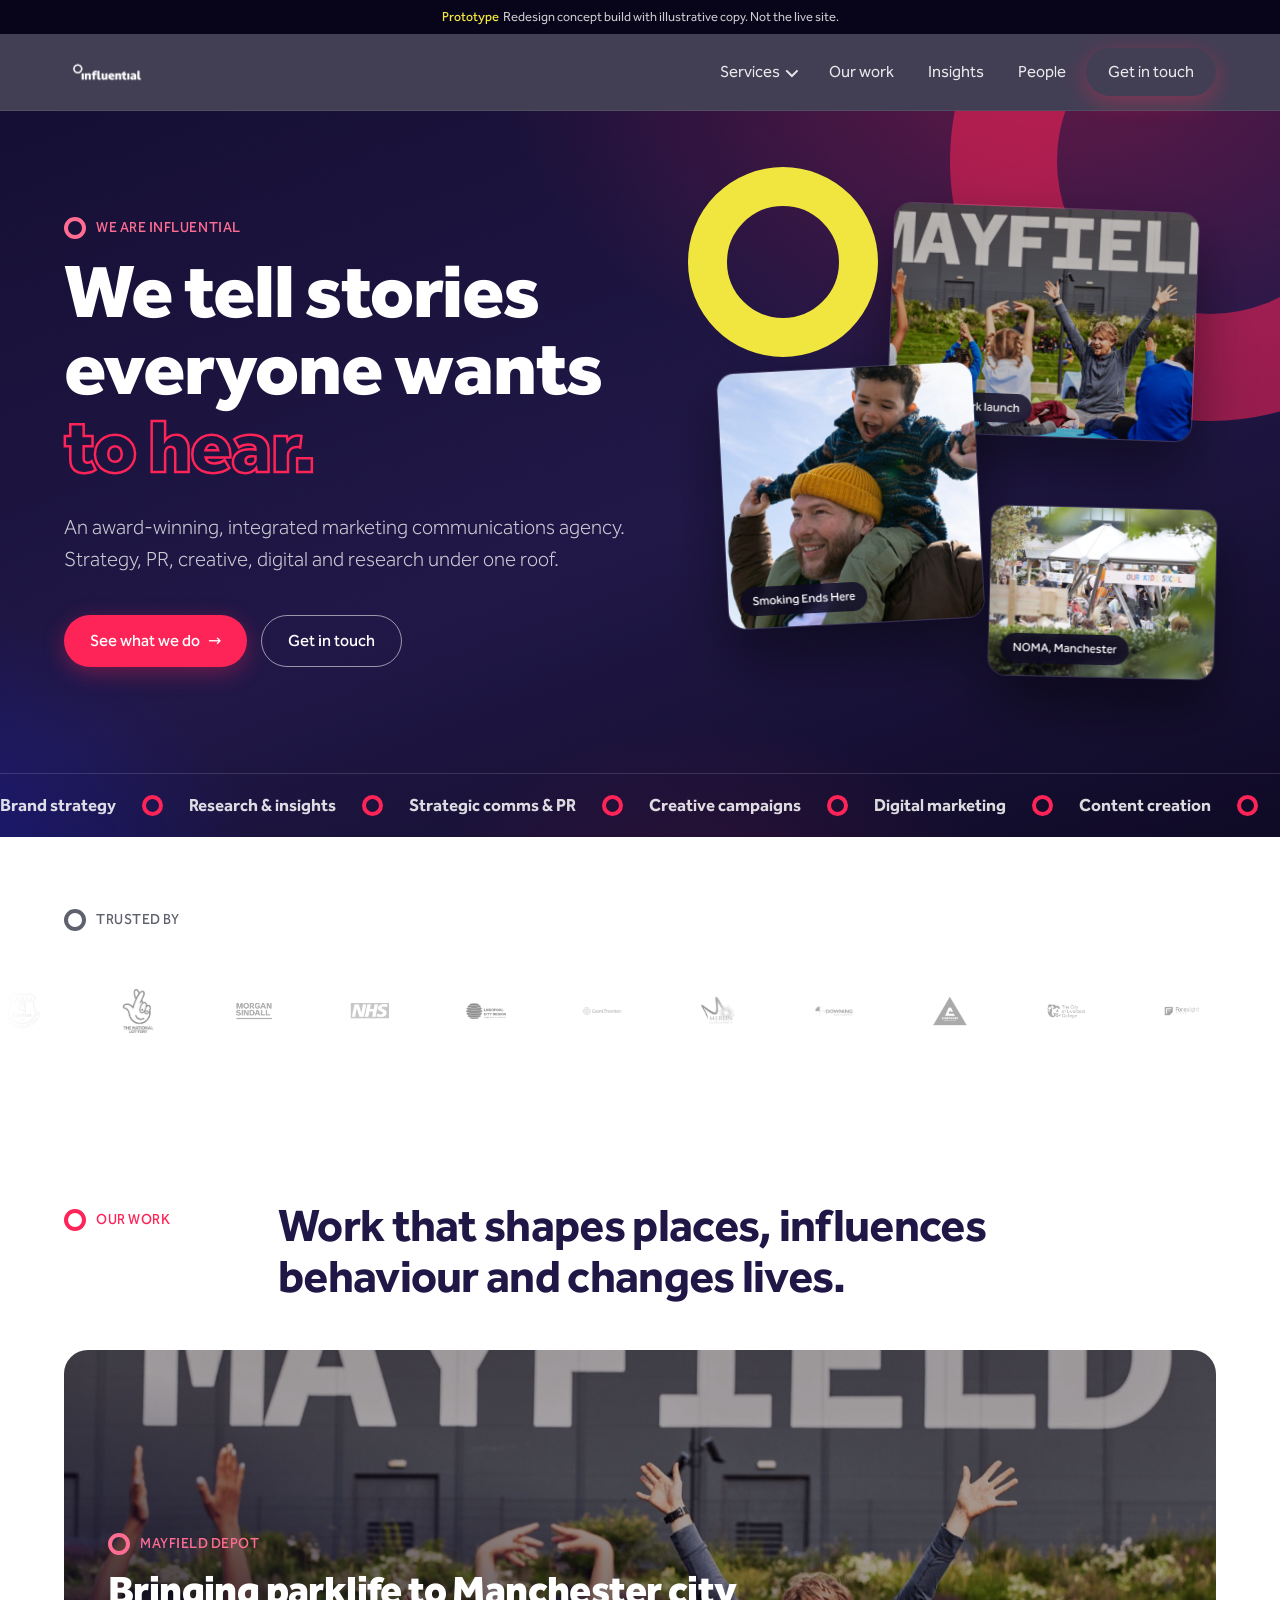
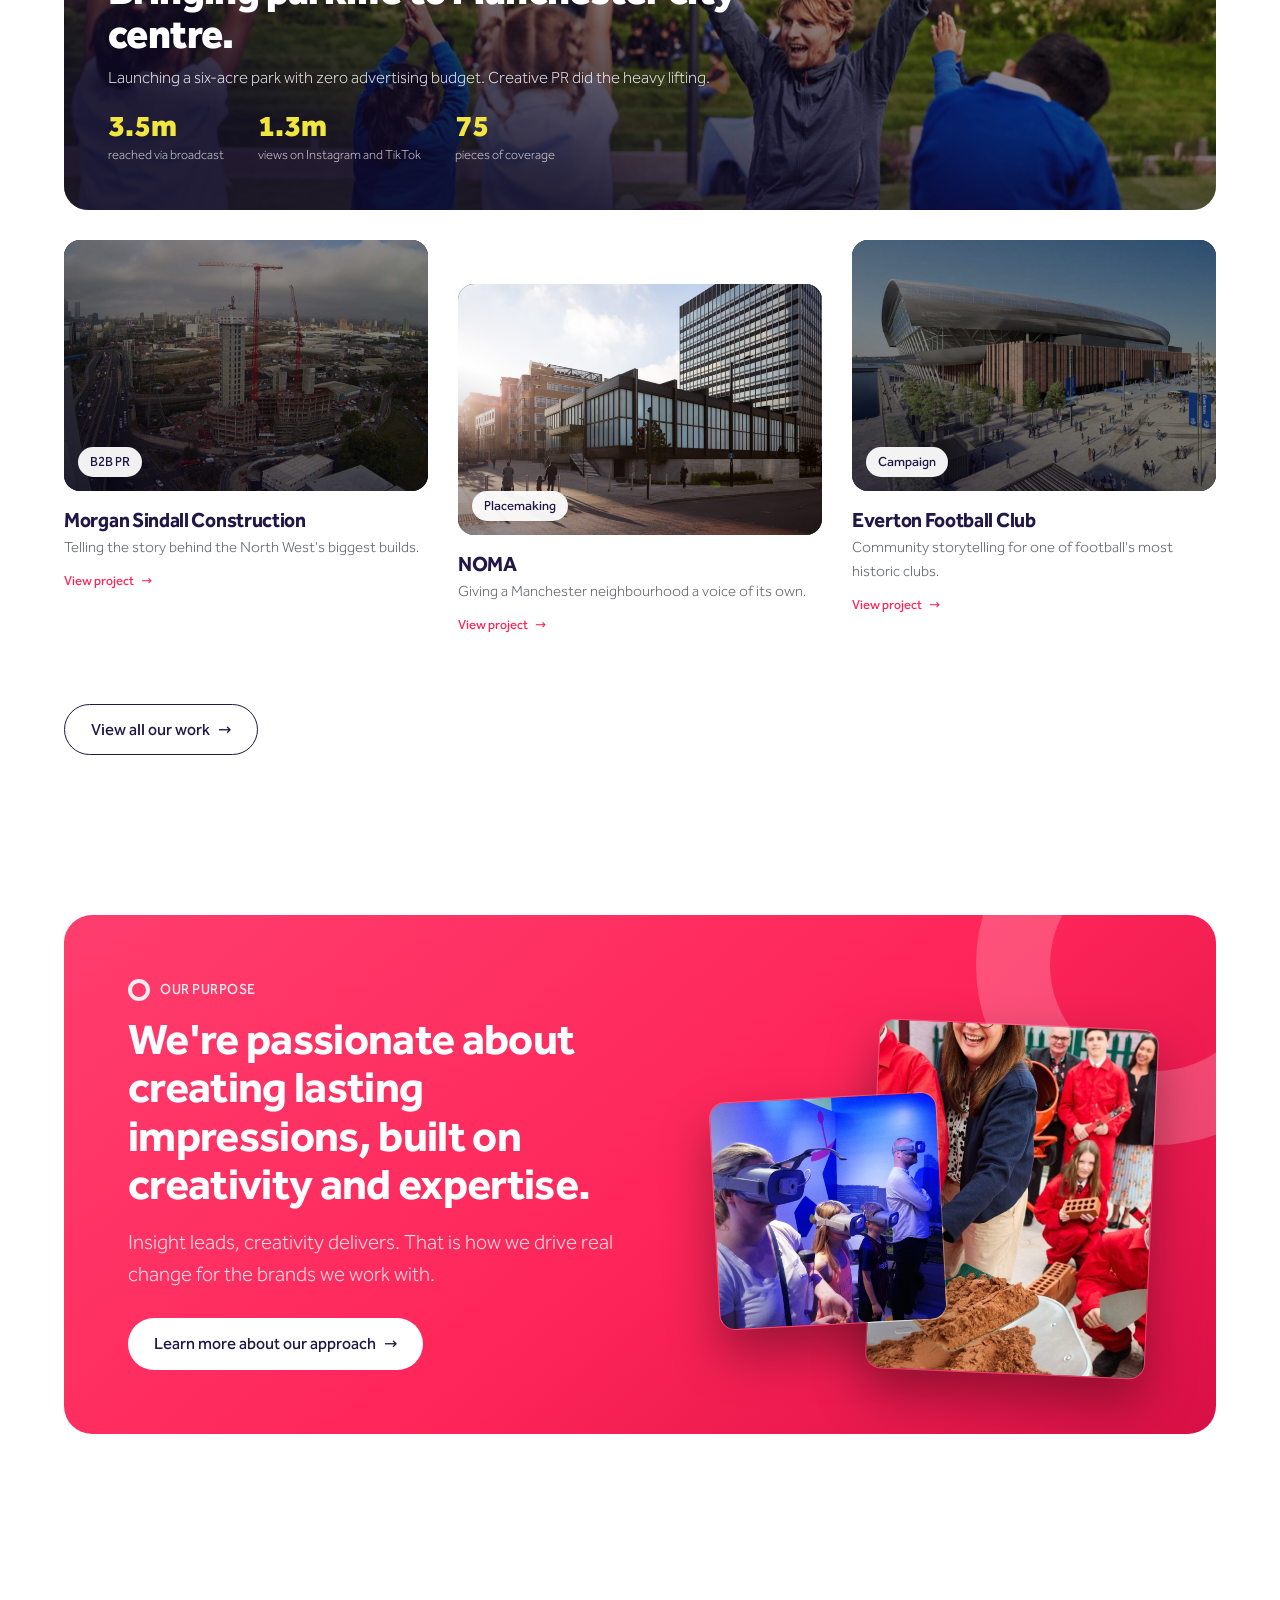
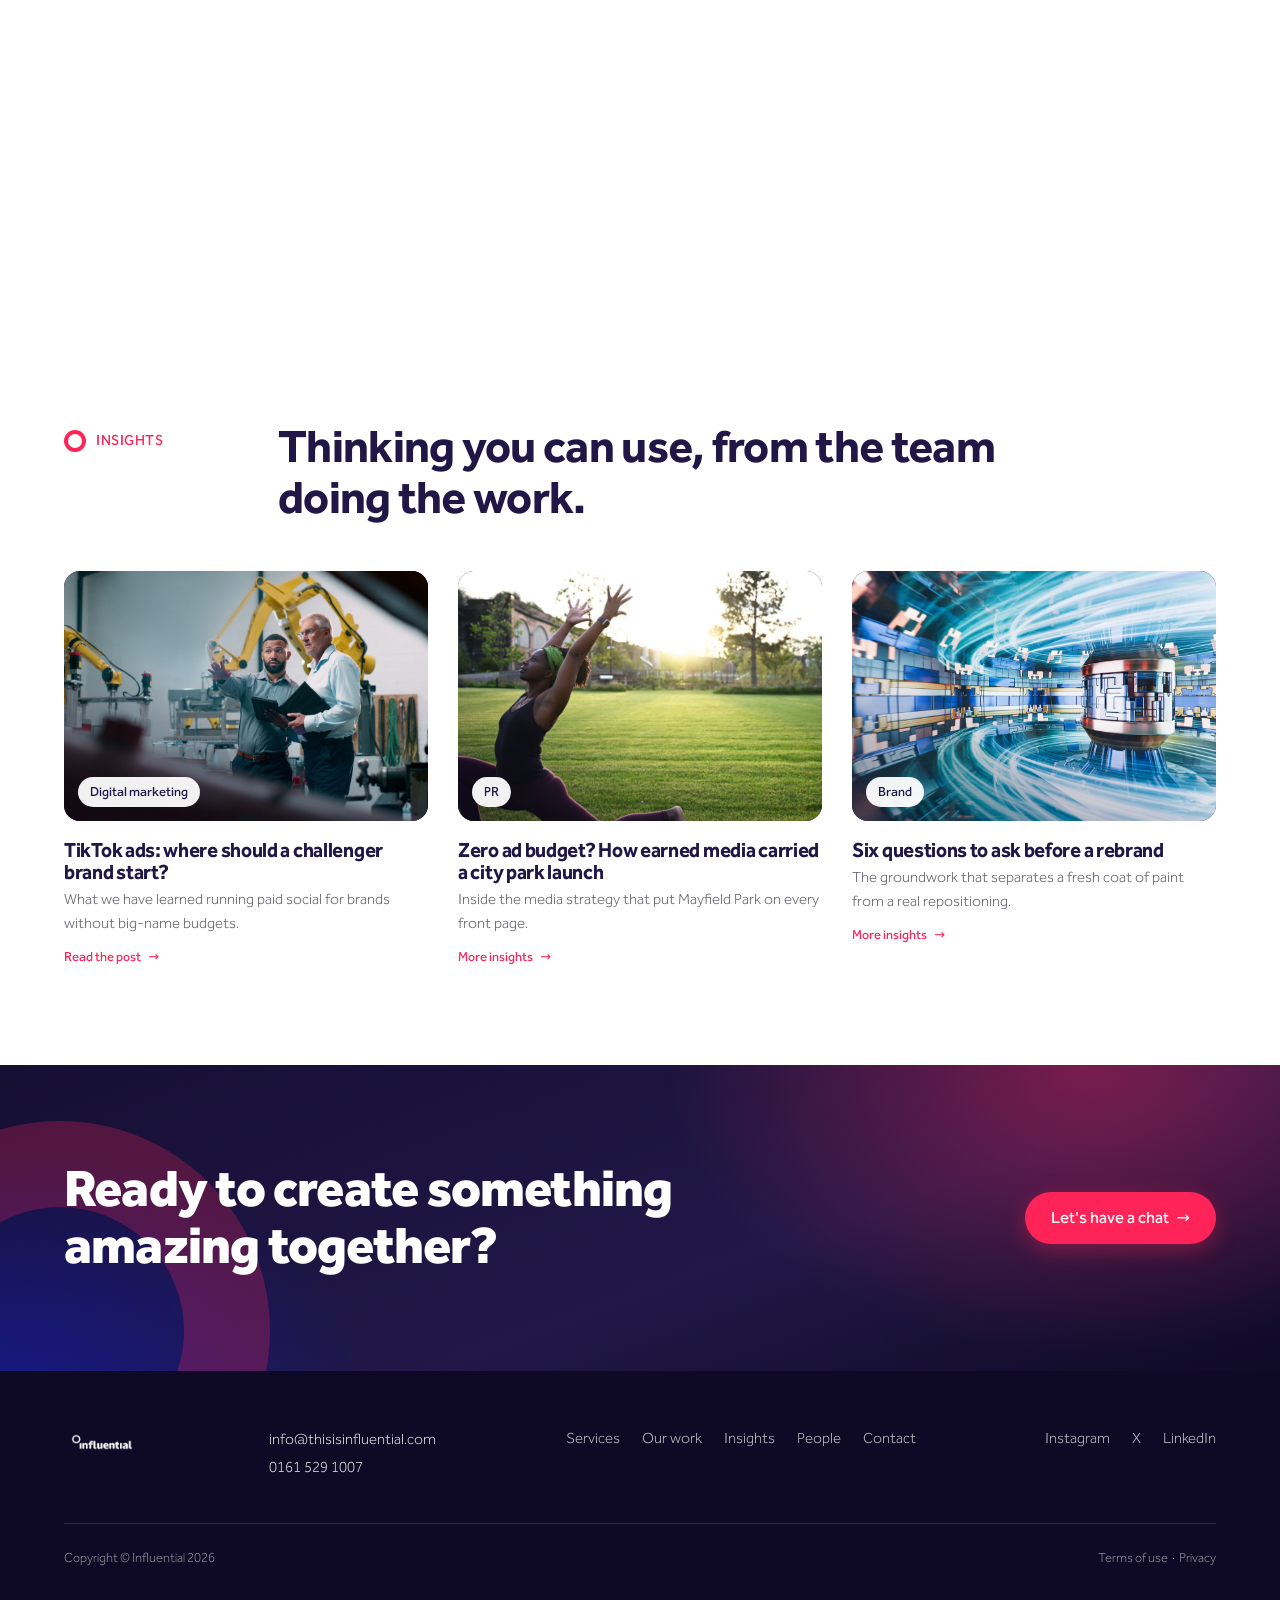
<file: index.html>
<!DOCTYPE html>
<html lang="en-GB">
<head>
<meta charset="UTF-8">
<meta name="viewport" content="width=device-width, initial-scale=1.0">
<title>Influential | Award-winning integrated marketing communications agency</title>
<meta name="description" content="Influential is an award-winning, integrated marketing communications agency. Brand strategy, PR, creative campaigns, digital marketing, research and content under one roof.">
<link rel="stylesheet" href="css/site.css">
</head>
<body>

<div class="proto-note"><b>Prototype</b> &nbsp;Redesign concept build with illustrative copy. Not the live site.</div>

<header class="site-header">
  <div class="bar">
    <a class="logo" href="index.html"><img src="assets/INF_WHT_LOGO_RGB.png" alt="Influential"></a>
    <button class="nav-toggle" aria-label="Menu" aria-expanded="false"><span></span><span></span><span></span></button>
    <nav class="nav" aria-label="Main">
      <div class="has-mega">
        <button aria-expanded="false">Services <span class="caret"></span></button>
        <div class="mega">
          <div class="mega-col" style="--sw:#201747">
            <div class="swatch"></div>
            <h4><a href="services.html#brand">Brand strategy</a></h4>
            <ul><li>Strategy &amp; positioning</li><li>Identity &amp; naming</li><li>Tone of voice</li><li>Toolkits &amp; guidelines</li></ul>
          </div>
          <div class="mega-col" style="--sw:#fe2458">
            <div class="swatch"></div>
            <h4><a href="services.html#research">Research &amp; insights</a></h4>
            <ul><li>Audience research</li><li>Polling &amp; surveys</li><li>Measurement &amp; evaluation</li></ul>
          </div>
          <div class="mega-col" style="--sw:#0b1ee4">
            <div class="swatch"></div>
            <h4><a href="services.html#pr">Strategic comms &amp; PR</a></h4>
            <ul><li>Consumer PR</li><li>B2B PR</li><li>Media relations</li><li>Crisis &amp; reputation management</li></ul>
          </div>
          <div class="mega-col" style="--sw:#ff7d3a">
            <div class="swatch"></div>
            <h4><a href="services.html#campaigns">Creative campaigns</a></h4>
            <ul><li>Campaign strategy</li><li>Integrated campaigns</li><li>Events &amp; activations</li></ul>
          </div>
          <div class="mega-col" style="--sw:#2af22f">
            <div class="swatch"></div>
            <h4><a href="services.html#digital">Digital marketing</a></h4>
            <ul><li>Meta ads</li><li>TikTok ads</li><li>PPC</li><li>SEO</li><li>Email</li></ul>
          </div>
          <div class="mega-col" style="--sw:#f1e63f">
            <div class="swatch"></div>
            <h4><a href="services.html#content">Content creation</a></h4>
            <ul><li>Video &amp; photography</li><li>Social content</li><li>Copywriting</li><li>Design</li></ul>
          </div>
        </div>
      </div>
      <a href="work.html">Our work</a>
      <a href="insights.html">Insights</a>
      <a href="team.html">People</a>
      <a href="contact.html" class="btn btn-red">Get in touch</a>
    </nav>
  </div>
</header>

<main>

  <section class="stage hero" style="padding-top:96px">
    <div class="ring" style="width:520px;height:520px;border-width:107px;border-color:rgba(254,36,88,.55);right:-190px;top:-210px"></div>
    <div class="wrap">
      <div class="hero-grid">
        <div>
          <span class="eyebrow">We are Influential</span>
          <h1 class="display wordup">
            <span class="w" style="animation-delay:.05s">We</span>
            <span class="w" style="animation-delay:.12s">tell</span>
            <span class="w" style="animation-delay:.19s">stories</span><br>
            <span class="w" style="animation-delay:.26s">everyone</span>
            <span class="w" style="animation-delay:.33s">wants</span><br>
            <span class="w outline" style="animation-delay:.42s">to&nbsp;hear.</span>
          </h1>
          <p class="lede">An award-winning, integrated marketing communications agency. Strategy, PR, creative, digital and research under one roof.</p>
          <div class="hero-ctas">
            <a class="btn btn-red" href="services.html">See what we do <span class="arrow">&rarr;</span></a>
            <a class="btn btn-ghost" href="contact.html">Get in touch</a>
          </div>
        </div>
        <div class="photo-cluster" id="cluster" aria-hidden="true">
          <div class="ring-deco"></div>
          <div class="snap snap-a" data-depth="14"><img src="assets/photos/mayfield-hero.jpg" alt=""><span class="cap">Mayfield Park launch</span></div>
          <div class="snap snap-b" data-depth="26"><img src="assets/photos/smoking-ends-here.jpg" alt=""><span class="cap">Smoking Ends Here</span></div>
          <div class="snap snap-c" data-depth="8"><img src="assets/photos/noma-gathering.jpg" alt=""><span class="cap">NOMA, Manchester</span></div>
        </div>
      </div>
    </div>
    <div class="ticker" aria-hidden="true">
      <div class="ticker-track">
        <span>Brand strategy</span><span>Research &amp; insights</span><span>Strategic comms &amp; PR</span><span>Creative campaigns</span><span>Digital marketing</span><span>Content creation</span>
        <span>Brand strategy</span><span>Research &amp; insights</span><span>Strategic comms &amp; PR</span><span>Creative campaigns</span><span>Digital marketing</span><span>Content creation</span>
      </div>
    </div>
  </section>

  <section class="tight">
    <div class="wrap">
      <div class="section-head reveal" style="margin-bottom:36px">
        <span class="eyebrow" style="color:var(--charcoal)">Trusted by</span>
        <div></div>
      </div>
    </div>
    <div class="logo-marquee reveal">
      <div class="logo-track">
        <img src="assets/clients/efc.png" alt="Everton Football Club">
        <img src="assets/clients/national-lottery.png" alt="The National Lottery">
        <img src="assets/clients/morgan-sindall.png" alt="Morgan Sindall">
        <img src="assets/clients/nhs.png" alt="NHS">
        <img src="assets/clients/lcr.png" alt="Liverpool City Region">
        <img src="assets/clients/grant-thornton.png" alt="Grant Thornton">
        <img src="assets/clients/merlin.png" alt="Merlin Entertainments">
        <img src="assets/clients/downing.png" alt="Downing">
        <img src="assets/clients/ainscough.png" alt="Ainscough Crane Hire">
        <img src="assets/clients/col-college.png" alt="City of Liverpool College">
        <img src="assets/clients/foresight.webp" alt="Foresight">
        <img src="assets/clients/routes.png" alt="Routes">
        <img src="assets/clients/lone.png" alt="Lone">
        <img src="assets/clients/efc.png" alt="">
        <img src="assets/clients/national-lottery.png" alt="">
        <img src="assets/clients/morgan-sindall.png" alt="">
        <img src="assets/clients/nhs.png" alt="">
        <img src="assets/clients/lcr.png" alt="">
        <img src="assets/clients/grant-thornton.png" alt="">
        <img src="assets/clients/merlin.png" alt="">
        <img src="assets/clients/downing.png" alt="">
        <img src="assets/clients/ainscough.png" alt="">
        <img src="assets/clients/col-college.png" alt="">
        <img src="assets/clients/foresight.webp" alt="">
        <img src="assets/clients/routes.png" alt="">
        <img src="assets/clients/lone.png" alt="">
      </div>
    </div>
  </section>

  <section>
    <div class="wrap">
      <div class="section-head reveal">
        <span class="eyebrow">Our work</span>
        <h2 class="section-title">Work that shapes places, influences behaviour and changes lives.</h2>
      </div>

      <a class="feature-card reveal" href="case-study-mayfield.html" style="margin-bottom:30px">
        <img src="assets/photos/mayfield-hero.jpg" alt="School children at the opening of Mayfield Park">
        <div class="fc-body">
          <span class="eyebrow" style="color:#ff6d92">Mayfield Depot</span>
          <h3>Bringing parklife to Manchester city centre.</h3>
          <p>Launching a six-acre park with zero advertising budget. Creative PR did the heavy lifting.</p>
          <div class="fc-stats">
            <div><b>3.5m</b><span>reached via broadcast</span></div>
            <div><b>1.3m</b><span>views on Instagram and TikTok</span></div>
            <div><b>75</b><span>pieces of coverage</span></div>
          </div>
        </div>
      </a>

      <div class="cards offset">
        <a class="card reveal" href="work.html">
          <div class="media"><img src="assets/photos/morgan-sindall.jpg" alt=""><span class="tag">B2B PR</span></div>
          <h3>Morgan Sindall Construction</h3>
          <p>Telling the story behind the North West's biggest builds.</p>
          <span class="cat">View project</span>
        </a>
        <a class="card reveal" href="work.html">
          <div class="media"><img src="assets/photos/noma.jpg" alt=""><span class="tag">Placemaking</span></div>
          <h3>NOMA</h3>
          <p>Giving a Manchester neighbourhood a voice of its own.</p>
          <span class="cat">View project</span>
        </a>
        <a class="card reveal" href="work.html">
          <div class="media"><img src="assets/photos/everton.jpg" alt=""><span class="tag">Campaign</span></div>
          <h3>Everton Football Club</h3>
          <p>Community storytelling for one of football's most historic clubs.</p>
          <span class="cat">View project</span>
        </a>
      </div>
      <div class="reveal" style="margin-top:44px">
        <a class="btn btn-ghost" href="work.html">View all our work <span class="arrow">&rarr;</span></a>
      </div>
    </div>
  </section>

  <section class="tight">
    <div class="wrap">
      <div class="band band-red band-grain band-split reveal">
        <div class="ring" style="width:360px;height:360px;border-width:74px;border-color:#fff;right:-120px;top:-130px"></div>
        <div>
          <span class="eyebrow" style="color:rgba(255,255,255,.9)">Our purpose</span>
          <h2>We're passionate about creating lasting impressions, built on creativity and expertise.</h2>
          <p class="lede" style="margin:18px 0 28px">Insight leads, creativity delivers. That is how we drive real change for the brands we work with.</p>
          <a class="btn btn-white" href="services.html">Learn more about our approach <span class="arrow">&rarr;</span></a>
        </div>
        <div class="bs-photos" aria-hidden="true">
          <div class="snap" style="width:64%;aspect-ratio:4/5;right:0;top:0;transform:rotate(2.5deg)"><img src="assets/photos/st-helens.jpg" alt=""></div>
          <div class="snap" style="width:52%;aspect-ratio:1;left:0;bottom:0;transform:rotate(-3deg);z-index:2"><img src="assets/photos/peoples-project.jpg" alt=""></div>
        </div>
      </div>
    </div>
  </section>

  <section>
    <div class="wrap">
      <div class="section-head reveal">
        <span class="eyebrow">What they say</span>
        <figure class="quote">
          <blockquote><span class="qm">&ldquo;</span>Influential are a PR company who know what journalists want and need. Fast, reactive and thorough.<span class="qm">&rdquo;</span></blockquote>
          <figcaption><b>David Collins</b> Northern Editor of The Sunday Times</figcaption>
        </figure>
      </div>
    </div>
  </section>

  <section class="tight" style="padding-bottom:96px">
    <div class="wrap">
      <div class="section-head reveal">
        <span class="eyebrow">Insights</span>
        <h2 class="section-title">Thinking you can use, from the team doing the work.</h2>
      </div>
      <div class="cards">
        <a class="card reveal" href="insight-tiktok-ads.html">
          <div class="media"><img src="assets/photos/stock-digital.jpg" alt=""><span class="tag">Digital marketing</span></div>
          <h3>TikTok ads: where should a challenger brand start?</h3>
          <p>What we have learned running paid social for brands without big-name budgets.</p>
          <span class="cat">Read the post</span>
        </a>
        <a class="card reveal" href="insights.html">
          <div class="media"><img src="assets/photos/mayfield-2.jpg" alt="" loading="lazy"><span class="tag">PR</span></div>
          <h3>Zero ad budget? How earned media carried a city park launch</h3>
          <p>Inside the media strategy that put Mayfield Park on every front page.</p>
          <span class="cat">More insights</span>
        </a>
        <a class="card reveal" href="insights.html">
          <div class="media"><img src="assets/photos/stock-strategy.jpg" alt=""><span class="tag">Brand</span></div>
          <h3>Six questions to ask before a rebrand</h3>
          <p>The groundwork that separates a fresh coat of paint from a real repositioning.</p>
          <span class="cat">More insights</span>
        </a>
      </div>
    </div>
  </section>

  <div class="big-cta">
    <div class="ring" style="width:420px;height:420px;border-width:86px;border-color:var(--red);left:-150px;bottom:-170px"></div>
    <div class="wrap">
      <div class="inner reveal">
        <h2>Ready to create something amazing together?</h2>
        <a class="btn btn-red" href="contact.html">Let's have a chat <span class="arrow">&rarr;</span></a>
      </div>
    </div>
  </div>

</main>

<footer class="site-footer">
  <div class="wrap">
    <div class="top">
      <a class="logo" href="index.html"><img src="assets/INF_WHT_LOGO_RGB.png" alt="Influential"></a>
      <div class="contact">
        <a href="mailto:info@thisisinfluential.com">info@thisisinfluential.com</a>
        <a href="tel:+441615291007">0161 529 1007</a>
      </div>
      <nav aria-label="Footer">
        <a href="services.html">Services</a>
        <a href="work.html">Our work</a>
        <a href="insights.html">Insights</a>
        <a href="team.html">People</a>
        <a href="contact.html">Contact</a>
      </nav>
      <nav aria-label="Social">
        <a href="https://www.instagram.com/thisisinfluential" target="_blank" rel="noopener">Instagram</a>
        <a href="https://x.com/influentialcoms" target="_blank" rel="noopener">X</a>
        <a href="https://www.linkedin.com/company/influential-agency" target="_blank" rel="noopener">LinkedIn</a>
      </nav>
    </div>
    <div class="base">
      <span>Copyright &copy; Influential 2026</span>
      <span><a href="#">Terms of use</a> &nbsp;&middot;&nbsp; <a href="#">Privacy</a></span>
    </div>
  </div>
</footer>

<script src="js/site.js"></script>
</body>
</html>
</file>
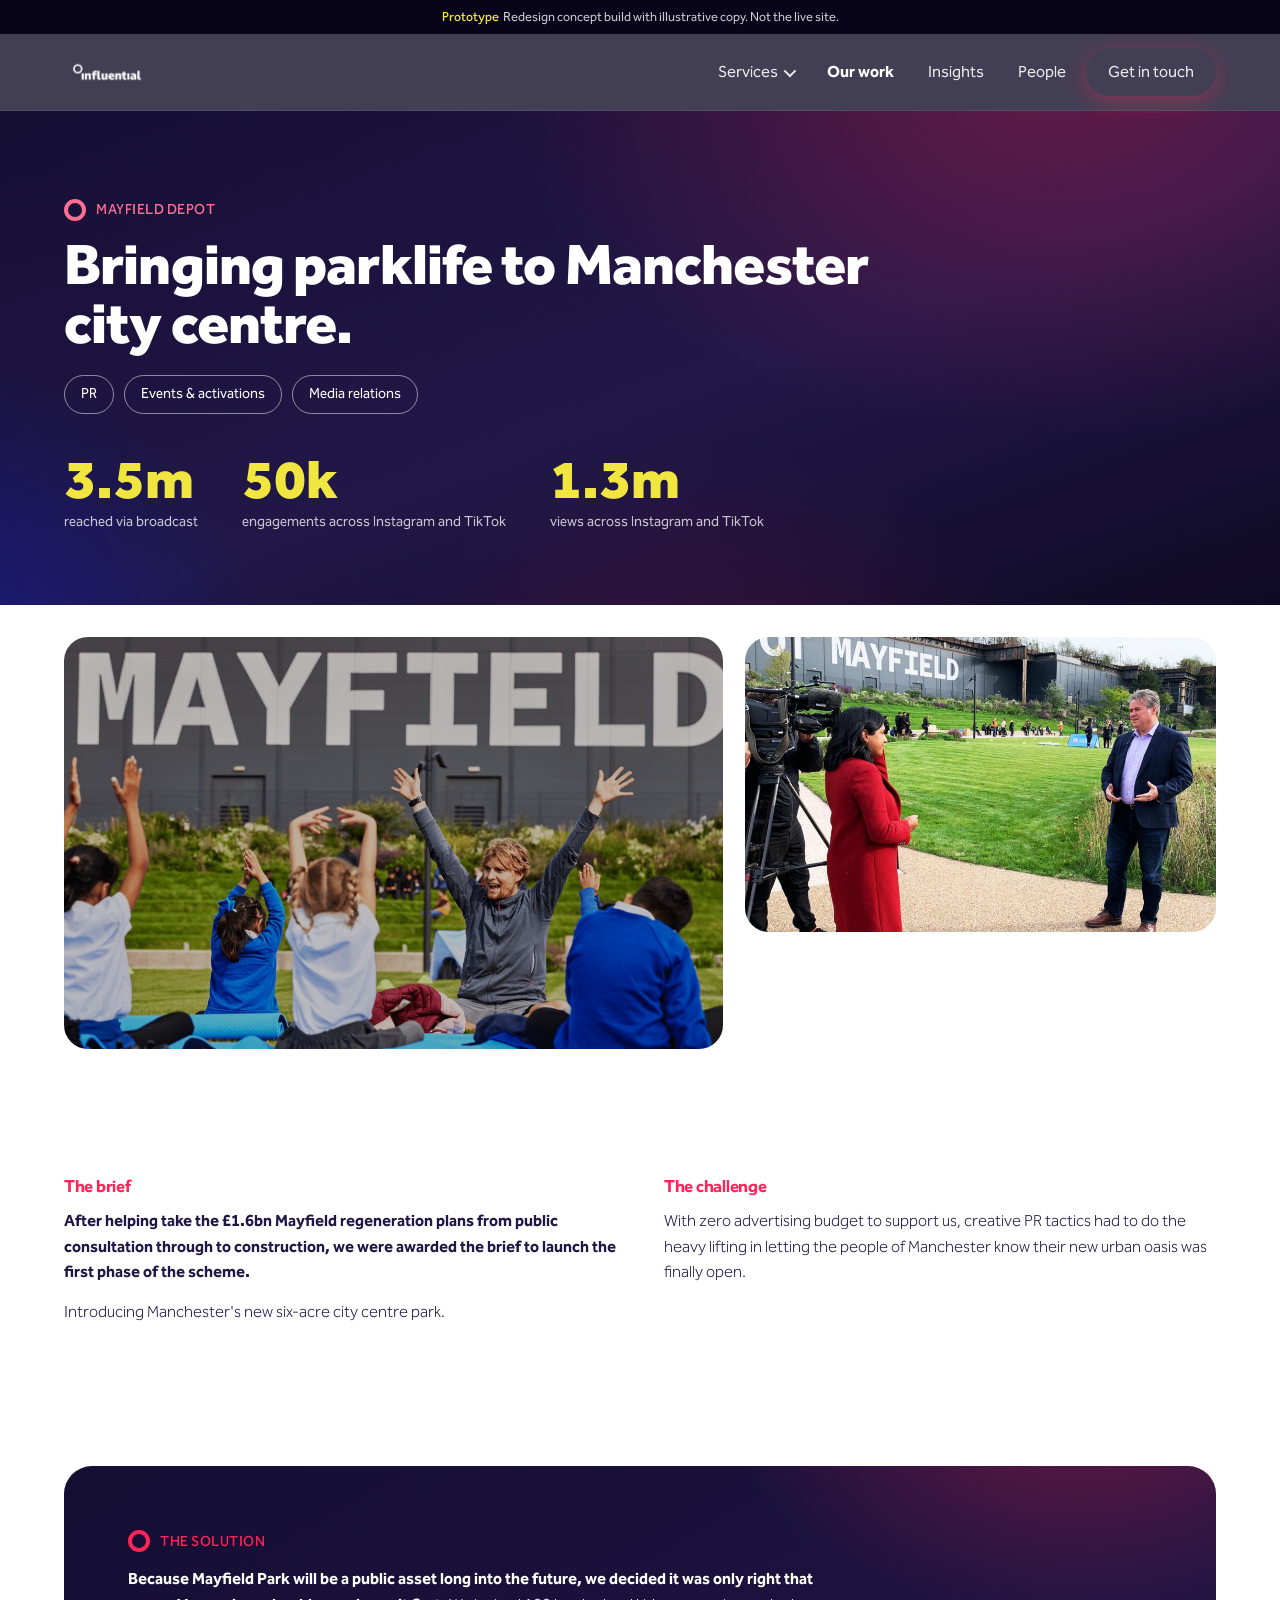
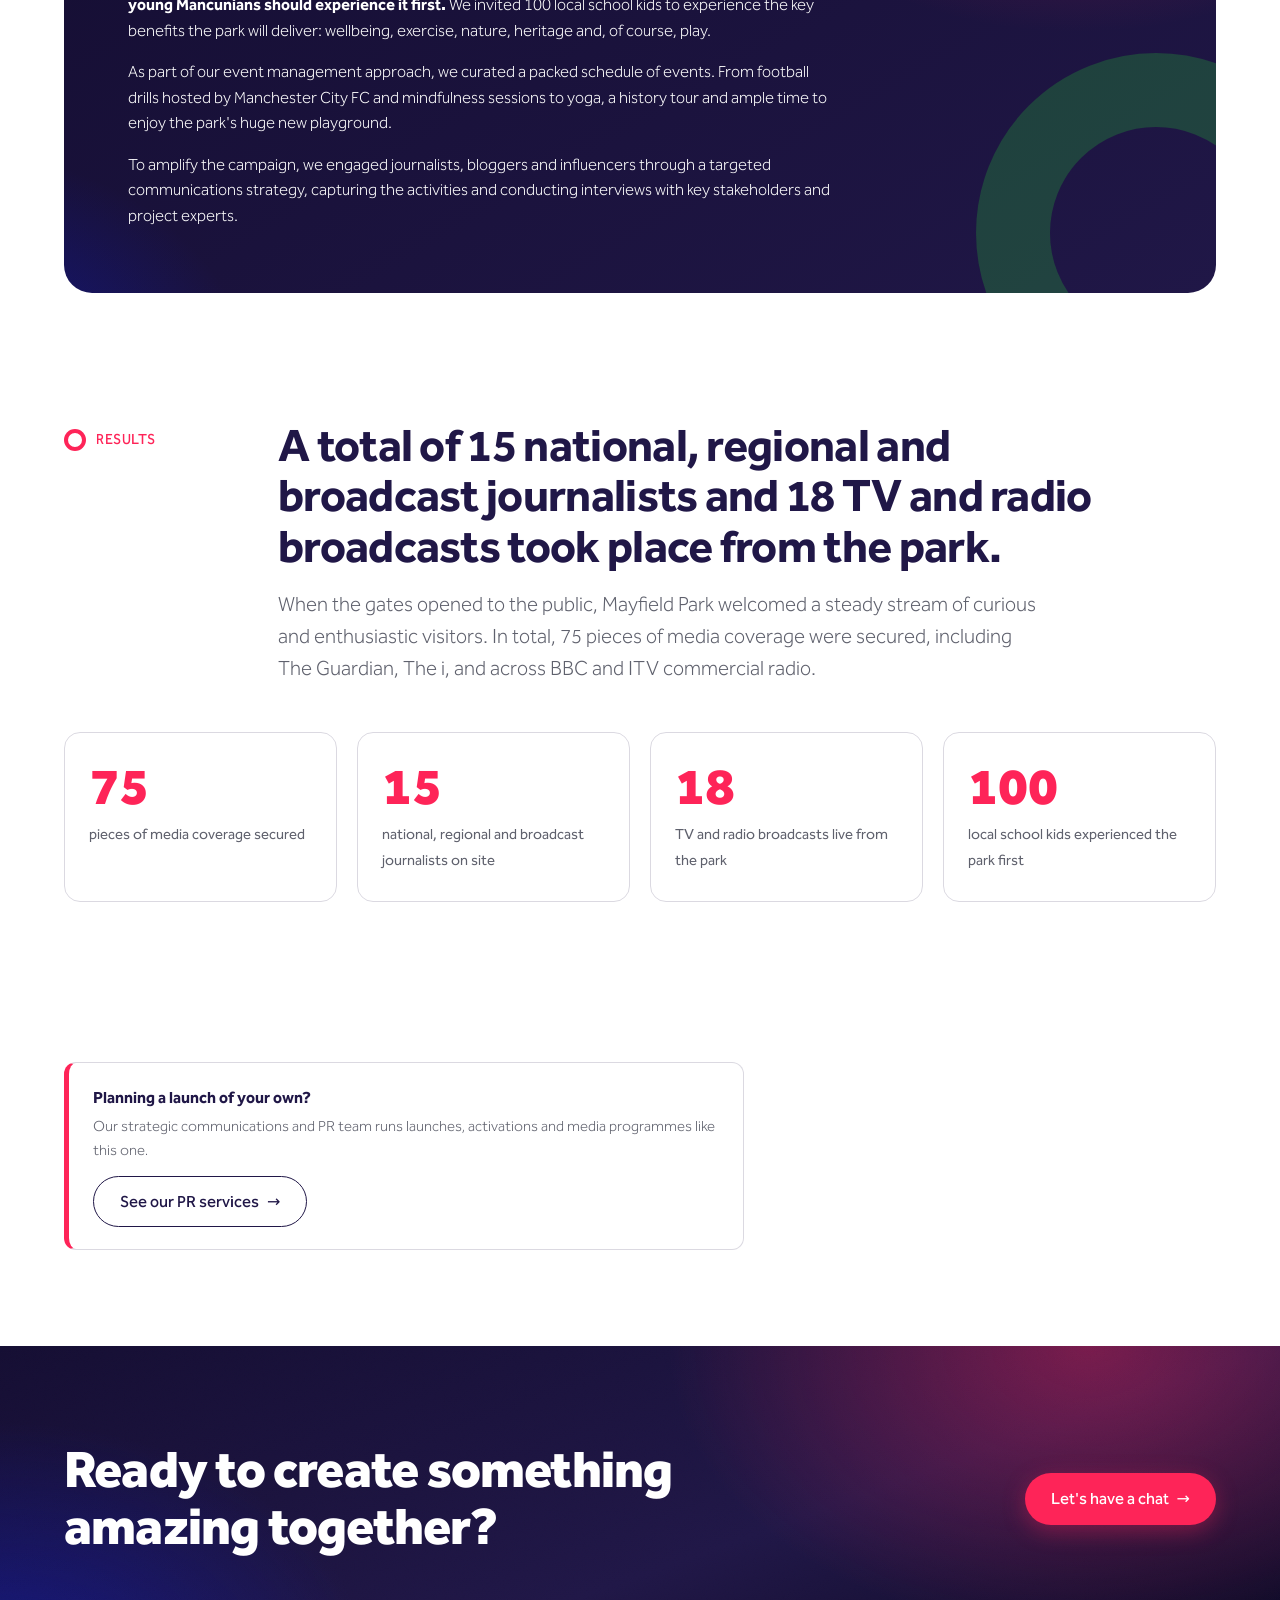
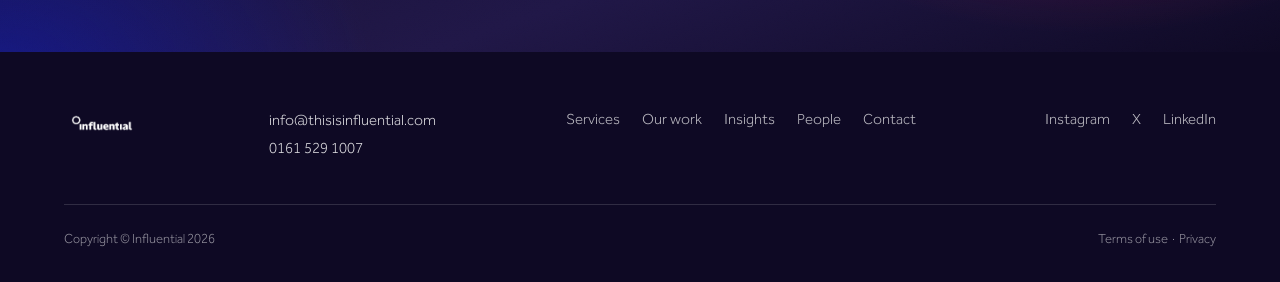
<file: case-study-mayfield.html>
<!DOCTYPE html>
<html lang="en-GB">
<head>
<meta charset="UTF-8">
<meta name="viewport" content="width=device-width, initial-scale=1.0">
<title>Mayfield Depot case study | Influential</title>
<meta name="description" content="How Influential launched Manchester's new six-acre city centre park with zero advertising budget: 3.5m reached via broadcast and 75 pieces of coverage.">
<link rel="stylesheet" href="css/site.css">
</head>
<body>

<div class="proto-note"><b>Prototype</b> &nbsp;Redesign concept build with illustrative copy. Not the live site.</div>

<header class="site-header">
  <div class="bar">
    <a class="logo" href="index.html"><img src="assets/INF_WHT_LOGO_RGB.png" alt="Influential"></a>
    <button class="nav-toggle" aria-label="Menu" aria-expanded="false"><span></span><span></span><span></span></button>
    <nav class="nav" aria-label="Main">
      <div class="has-mega">
        <button aria-expanded="false">Services <span class="caret"></span></button>
        <div class="mega">
          <div class="mega-col" style="--sw:#201747">
            <div class="swatch"></div>
            <h4><a href="services.html#brand">Brand strategy</a></h4>
            <ul><li>Strategy &amp; positioning</li><li>Identity &amp; naming</li><li>Tone of voice</li><li>Toolkits &amp; guidelines</li></ul>
          </div>
          <div class="mega-col" style="--sw:#fe2458">
            <div class="swatch"></div>
            <h4><a href="services.html#research">Research &amp; insights</a></h4>
            <ul><li>Audience research</li><li>Polling &amp; surveys</li><li>Measurement &amp; evaluation</li></ul>
          </div>
          <div class="mega-col" style="--sw:#0b1ee4">
            <div class="swatch"></div>
            <h4><a href="services.html#pr">Strategic comms &amp; PR</a></h4>
            <ul><li>Consumer PR</li><li>B2B PR</li><li>Media relations</li><li>Crisis &amp; reputation management</li></ul>
          </div>
          <div class="mega-col" style="--sw:#ff7d3a">
            <div class="swatch"></div>
            <h4><a href="services.html#campaigns">Creative campaigns</a></h4>
            <ul><li>Campaign strategy</li><li>Integrated campaigns</li><li>Events &amp; activations</li></ul>
          </div>
          <div class="mega-col" style="--sw:#2af22f">
            <div class="swatch"></div>
            <h4><a href="services.html#digital">Digital marketing</a></h4>
            <ul><li>Meta ads</li><li>TikTok ads</li><li>PPC</li><li>SEO</li><li>Email</li></ul>
          </div>
          <div class="mega-col" style="--sw:#f1e63f">
            <div class="swatch"></div>
            <h4><a href="services.html#content">Content creation</a></h4>
            <ul><li>Video &amp; photography</li><li>Social content</li><li>Copywriting</li><li>Design</li></ul>
          </div>
        </div>
      </div>
      <a href="work.html" aria-current="page">Our work</a>
      <a href="insights.html">Insights</a>
      <a href="team.html">People</a>
      <a href="contact.html" class="btn btn-red">Get in touch</a>
    </nav>
  </div>
</header>

<main>

  <section class="stage cs-hero">
    <div class="wrap">
      <span class="eyebrow">Mayfield Depot</span>
      <h1 class="display" style="font-size:clamp(34px,5vw,58px)">Bringing parklife to Manchester city centre.</h1>
      <div class="chips" style="margin-top:22px">
        <span class="chip">PR</span>
        <span class="chip">Events &amp; activations</span>
        <span class="chip">Media relations</span>
      </div>
      <div class="cs-stats-inline">
        <div><b>3.5m</b><span>reached via broadcast</span></div>
        <div><b>50k</b><span>engagements across Instagram and TikTok</span></div>
        <div><b>1.3m</b><span>views across Instagram and TikTok</span></div>
      </div>
    </div>
  </section>

  <section class="tight" style="padding-top:32px">
    <div class="wrap">
      <div class="photo-duo reveal">
        <div class="photo-band"><img src="assets/photos/mayfield-hero.jpg" alt="School children at the opening of Mayfield Park"></div>
        <div class="photo-band"><img src="assets/photos/mayfield-3.jpg" alt="Enjoying the new six-acre park" loading="lazy"></div>
      </div>
    </div>
  </section>

  <section class="tight">
    <div class="wrap">
      <div class="cs-cols reveal">
        <div>
          <h3>The brief</h3>
          <p><b>After helping take the £1.6bn Mayfield regeneration plans from public consultation through to construction, we were awarded the brief to launch the first phase of the scheme.</b></p>
          <p>Introducing Manchester's new six-acre city centre park.</p>
        </div>
        <div>
          <h3>The challenge</h3>
          <p>With zero advertising budget to support us, creative PR tactics had to do the heavy lifting in letting the people of Manchester know their new urban oasis was finally open.</p>
        </div>
      </div>
    </div>
  </section>

  <section class="tight">
    <div class="wrap">
      <div class="band band-navy reveal">
        <div class="ring" style="width:360px;height:360px;border-width:74px;border-color:#2af22f;right:-120px;bottom:-120px"></div>
        <span class="eyebrow" style="color:#fe2458">The solution</span>
        <p style="max-width:44em;margin-bottom:16px"><b>Because Mayfield Park will be a public asset long into the future, we decided it was only right that young Mancunians should experience it first.</b> We invited 100 local school kids to experience the key benefits the park will deliver: wellbeing, exercise, nature, heritage and, of course, play.</p>
        <p style="max-width:44em;margin-bottom:16px">As part of our event management approach, we curated a packed schedule of events. From football drills hosted by Manchester City FC and mindfulness sessions to yoga, a history tour and ample time to enjoy the park's huge new playground.</p>
        <p style="max-width:44em">To amplify the campaign, we engaged journalists, bloggers and influencers through a targeted communications strategy, capturing the activities and conducting interviews with key stakeholders and project experts.</p>
      </div>
    </div>
  </section>

  <section class="tight">
    <div class="wrap">
      <div class="section-head reveal">
        <span class="eyebrow">Results</span>
        <div>
          <h2 class="section-title">A total of 15 national, regional and broadcast journalists and 18 TV and radio broadcasts took place from the park.</h2>
          <p class="lede" style="margin-top:16px">When the gates opened to the public, Mayfield Park welcomed a steady stream of curious and enthusiastic visitors. In total, 75 pieces of media coverage were secured, including The Guardian, The i, and across BBC and ITV commercial radio.</p>
        </div>
      </div>
      <div class="stats reveal">
        <div class="stat inverse"><b>75</b><span>pieces of media coverage secured</span></div>
        <div class="stat"><b>15</b><span>national, regional and broadcast journalists on site</span></div>
        <div class="stat inverse"><b>18</b><span>TV and radio broadcasts live from the park</span></div>
        <div class="stat"><b>100</b><span>local school kids experienced the park first</span></div>
      </div>
    </div>
  </section>

  <section class="tight">
    <div class="wrap">
      <div class="post-cta reveal" style="max-width:680px">
        <b>Planning a launch of your own?</b>
        <p>Our strategic communications and PR team runs launches, activations and media programmes like this one.</p>
        <a class="btn btn-ghost" href="services.html#pr">See our PR services <span class="arrow">&rarr;</span></a>
      </div>
    </div>
  </section>

  <div class="big-cta">
    <div class="wrap">
      <div class="inner reveal">
        <h2>Ready to create something amazing together?</h2>
        <a class="btn btn-red" href="contact.html">Let's have a chat <span class="arrow">&rarr;</span></a>
      </div>
    </div>
  </div>

</main>

<footer class="site-footer">
  <div class="wrap">
    <div class="top">
      <a class="logo" href="index.html"><img src="assets/INF_WHT_LOGO_RGB.png" alt="Influential"></a>
      <div class="contact">
        <a href="mailto:info@thisisinfluential.com">info@thisisinfluential.com</a>
        <a href="tel:+441615291007">0161 529 1007</a>
      </div>
      <nav aria-label="Footer">
        <a href="services.html">Services</a>
        <a href="work.html">Our work</a>
        <a href="insights.html">Insights</a>
        <a href="team.html">People</a>
        <a href="contact.html">Contact</a>
      </nav>
      <nav aria-label="Social">
        <a href="https://www.instagram.com/thisisinfluential" target="_blank" rel="noopener">Instagram</a>
        <a href="https://x.com/influentialcoms" target="_blank" rel="noopener">X</a>
        <a href="https://www.linkedin.com/company/influential-agency" target="_blank" rel="noopener">LinkedIn</a>
      </nav>
    </div>
    <div class="base">
      <span>Copyright &copy; Influential 2026</span>
      <span><a href="#">Terms of use</a> &nbsp;&middot;&nbsp; <a href="#">Privacy</a></span>
    </div>
  </div>
</footer>

<script src="js/site.js"></script>
</body>
</html>
</file>
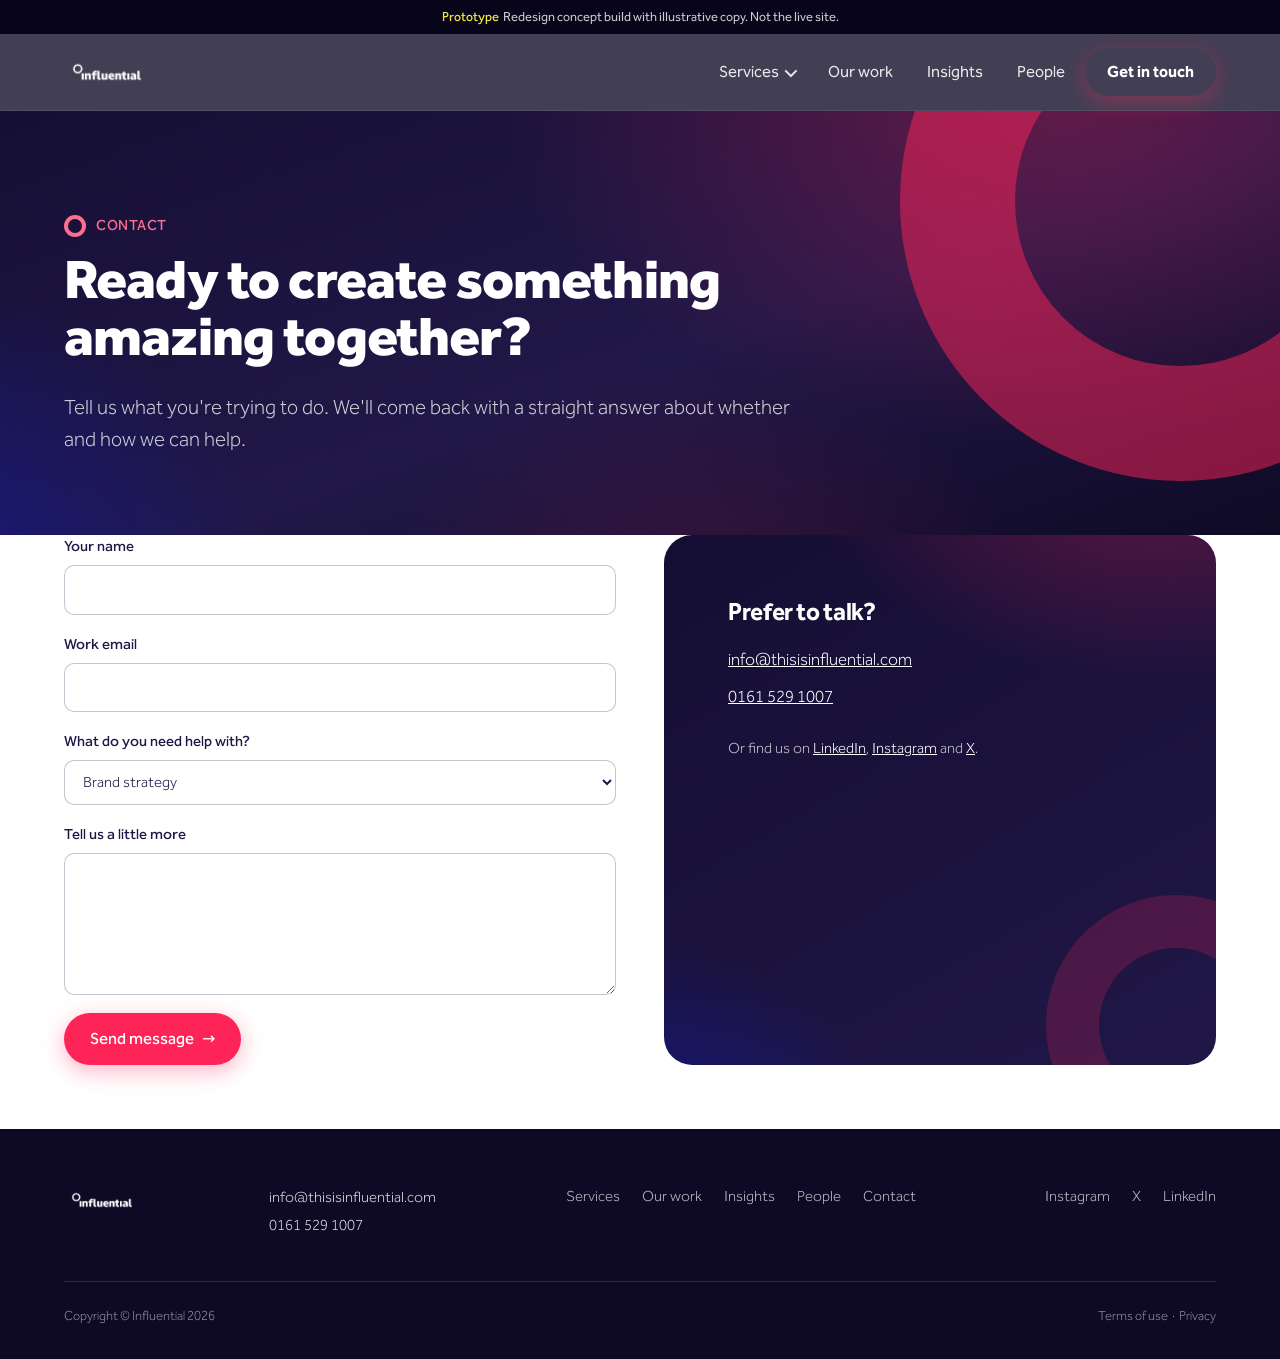
<file: contact.html>
<!DOCTYPE html>
<html lang="en-GB">
<head>
<meta charset="UTF-8">
<meta name="viewport" content="width=device-width, initial-scale=1.0">
<title>Get in touch | Influential</title>
<meta name="description" content="Talk to Influential about brand, PR, campaigns, digital marketing, research or content. Email info@thisisinfluential.com or call 0161 529 1007.">
<link rel="stylesheet" href="css/site.css">
</head>
<body>

<div class="proto-note"><b>Prototype</b> &nbsp;Redesign concept build with illustrative copy. Not the live site.</div>

<header class="site-header">
  <div class="bar">
    <a class="logo" href="index.html"><img src="assets/INF_WHT_LOGO_RGB.png" alt="Influential"></a>
    <button class="nav-toggle" aria-label="Menu" aria-expanded="false"><span></span><span></span><span></span></button>
    <nav class="nav" aria-label="Main">
      <div class="has-mega">
        <button aria-expanded="false">Services <span class="caret"></span></button>
        <div class="mega">
          <div class="mega-col" style="--sw:#201747">
            <div class="swatch"></div>
            <h4><a href="services.html#brand">Brand strategy</a></h4>
            <ul><li>Strategy &amp; positioning</li><li>Identity &amp; naming</li><li>Tone of voice</li><li>Toolkits &amp; guidelines</li></ul>
          </div>
          <div class="mega-col" style="--sw:#fe2458">
            <div class="swatch"></div>
            <h4><a href="services.html#research">Research &amp; insights</a></h4>
            <ul><li>Audience research</li><li>Polling &amp; surveys</li><li>Measurement &amp; evaluation</li></ul>
          </div>
          <div class="mega-col" style="--sw:#0b1ee4">
            <div class="swatch"></div>
            <h4><a href="services.html#pr">Strategic comms &amp; PR</a></h4>
            <ul><li>Consumer PR</li><li>B2B PR</li><li>Media relations</li><li>Crisis &amp; reputation management</li></ul>
          </div>
          <div class="mega-col" style="--sw:#ff7d3a">
            <div class="swatch"></div>
            <h4><a href="services.html#campaigns">Creative campaigns</a></h4>
            <ul><li>Campaign strategy</li><li>Integrated campaigns</li><li>Events &amp; activations</li></ul>
          </div>
          <div class="mega-col" style="--sw:#2af22f">
            <div class="swatch"></div>
            <h4><a href="services.html#digital">Digital marketing</a></h4>
            <ul><li>Meta ads</li><li>TikTok ads</li><li>PPC</li><li>SEO</li><li>Email</li></ul>
          </div>
          <div class="mega-col" style="--sw:#f1e63f">
            <div class="swatch"></div>
            <h4><a href="services.html#content">Content creation</a></h4>
            <ul><li>Video &amp; photography</li><li>Social content</li><li>Copywriting</li><li>Design</li></ul>
          </div>
        </div>
      </div>
      <a href="work.html">Our work</a>
      <a href="insights.html">Insights</a>
      <a href="team.html">People</a>
      <a href="contact.html" class="btn btn-red" aria-current="page">Get in touch</a>
    </nav>
  </div>
</header>

<main>

  <section class="stage hero" style="padding-bottom:40px">
    <div class="ring ring-a"></div>
    <div class="wrap">
      <span class="eyebrow">Contact</span>
      <h1 class="display" style="font-size:clamp(34px,5vw,56px)">Ready to create something amazing together?</h1>
      <p class="lede" style="margin-top:18px">Tell us what you're trying to do. We'll come back with a straight answer about whether and how we can help.</p>
    </div>
  </section>

  <section class="tight" style="padding-top:0">
    <div class="wrap">
      <div class="cs-cols">
        <div class="reveal">
          <form class="form" novalidate>
            <label>Your name
              <input type="text" name="name" autocomplete="name" required>
            </label>
            <label>Work email
              <input type="email" name="email" autocomplete="email" required>
            </label>
            <label>What do you need help with?
              <select name="topic">
                <option>Brand strategy</option>
                <option>Research &amp; insights</option>
                <option>Strategic communications &amp; PR</option>
                <option>Creative campaigns</option>
                <option>Digital marketing</option>
                <option>Content creation</option>
                <option>Not sure yet</option>
              </select>
            </label>
            <label>Tell us a little more
              <textarea name="message" rows="5"></textarea>
            </label>
            <div>
              <button class="btn btn-red" type="submit">Send message <span class="arrow">&rarr;</span></button>
            </div>
            <p class="form-note" style="display:none;font-size:14px;color:var(--charcoal)"></p>
          </form>
        </div>
        <div class="reveal">
          <div class="band band-navy" style="height:100%">
            <div class="ring" style="width:260px;height:260px;border-width:53px;border-color:#fe2458;right:-90px;bottom:-90px"></div>
            <h2 style="font-size:24px;margin-bottom:20px">Prefer to talk?</h2>
            <div class="contact" style="display:grid;gap:10px;font-size:17px">
              <a href="mailto:info@thisisinfluential.com" style="color:#fff">info@thisisinfluential.com</a>
              <a href="tel:+441615291007" style="color:#fff">0161 529 1007</a>
            </div>
            <p style="margin-top:26px;color:rgba(255,255,255,.75);font-size:15px">Or find us on
              <a href="https://www.linkedin.com/company/influential-agency" target="_blank" rel="noopener" style="color:#fff">LinkedIn</a>,
              <a href="https://www.instagram.com/thisisinfluential" target="_blank" rel="noopener" style="color:#fff">Instagram</a> and
              <a href="https://x.com/influentialcoms" target="_blank" rel="noopener" style="color:#fff">X</a>.
            </p>
          </div>
        </div>
      </div>
    </div>
  </section>

</main>

<footer class="site-footer">
  <div class="wrap">
    <div class="top">
      <a class="logo" href="index.html"><img src="assets/INF_WHT_LOGO_RGB.png" alt="Influential"></a>
      <div class="contact">
        <a href="mailto:info@thisisinfluential.com">info@thisisinfluential.com</a>
        <a href="tel:+441615291007">0161 529 1007</a>
      </div>
      <nav aria-label="Footer">
        <a href="services.html">Services</a>
        <a href="work.html">Our work</a>
        <a href="insights.html">Insights</a>
        <a href="team.html">People</a>
        <a href="contact.html">Contact</a>
      </nav>
      <nav aria-label="Social">
        <a href="https://www.instagram.com/thisisinfluential" target="_blank" rel="noopener">Instagram</a>
        <a href="https://x.com/influentialcoms" target="_blank" rel="noopener">X</a>
        <a href="https://www.linkedin.com/company/influential-agency" target="_blank" rel="noopener">LinkedIn</a>
      </nav>
    </div>
    <div class="base">
      <span>Copyright &copy; Influential 2026</span>
      <span><a href="#">Terms of use</a> &nbsp;&middot;&nbsp; <a href="#">Privacy</a></span>
    </div>
  </div>
</footer>

<script src="js/site.js"></script>
</body>
</html>
</file>
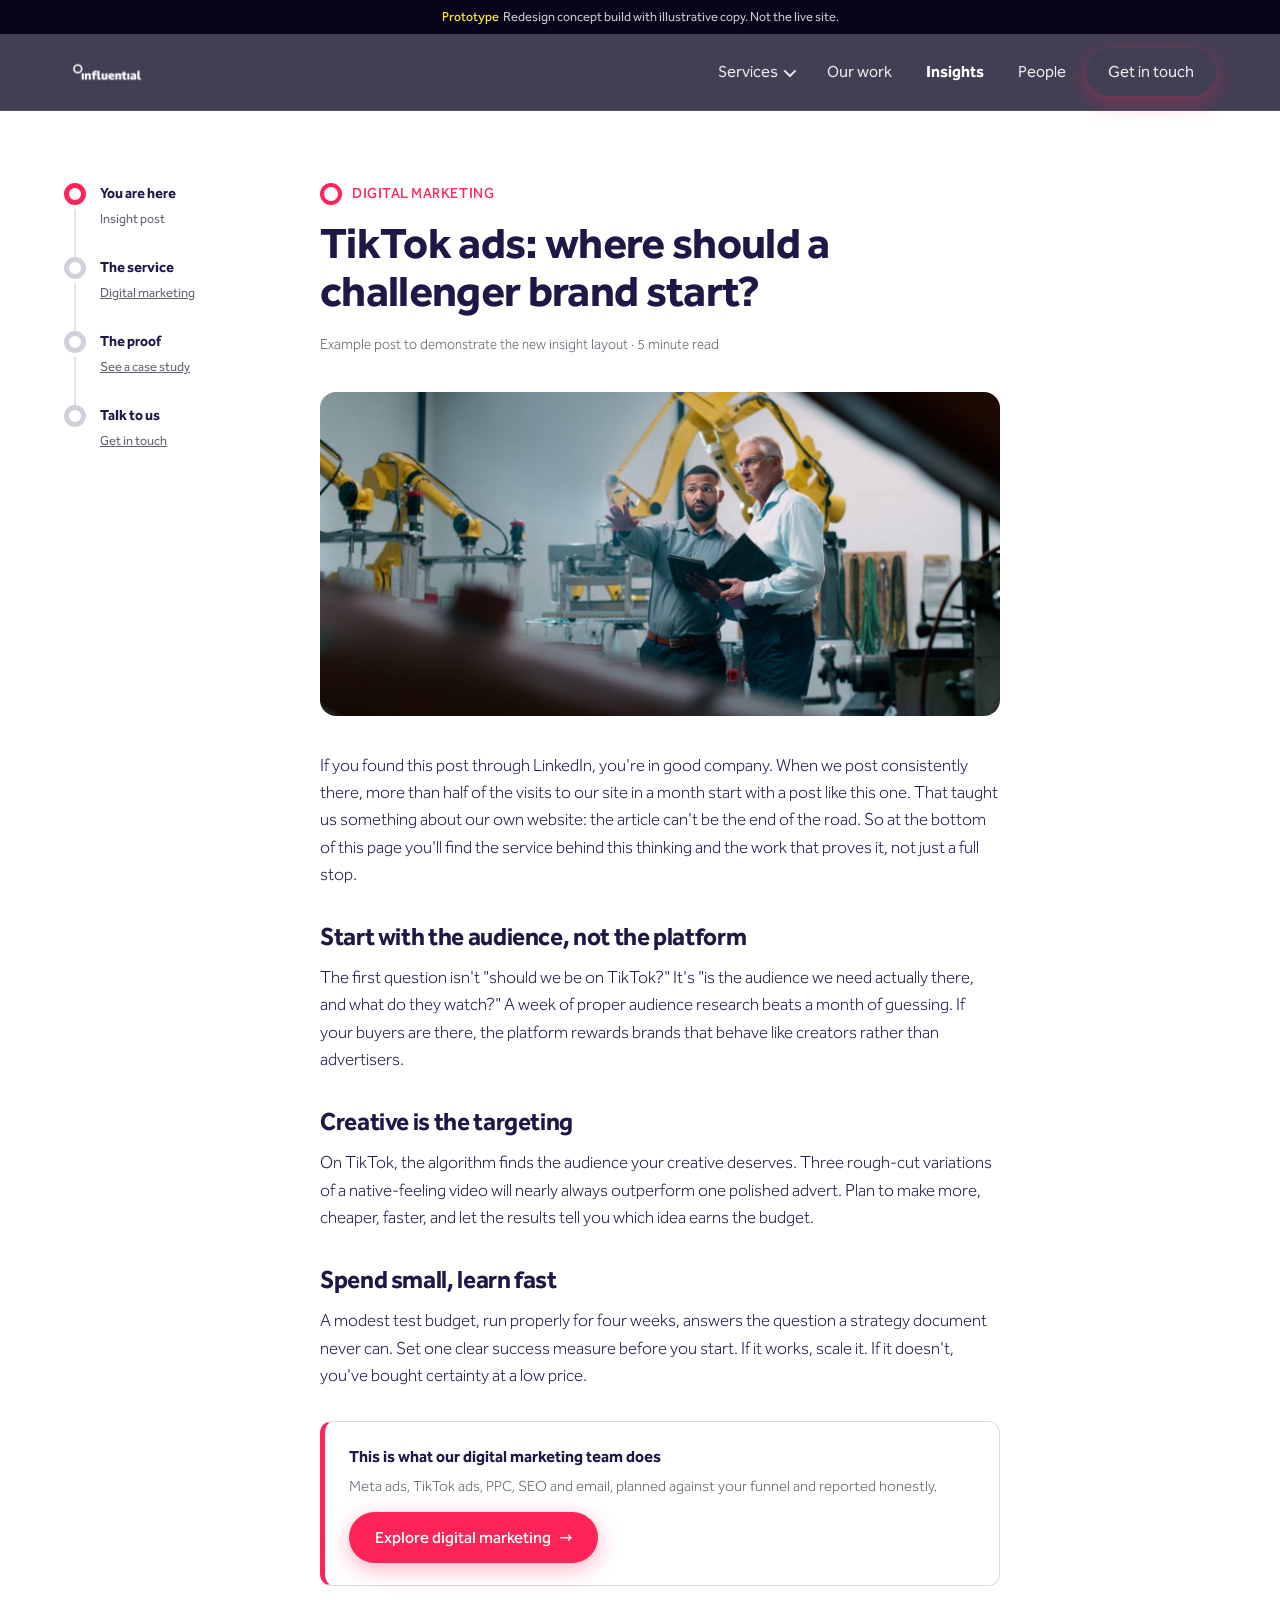
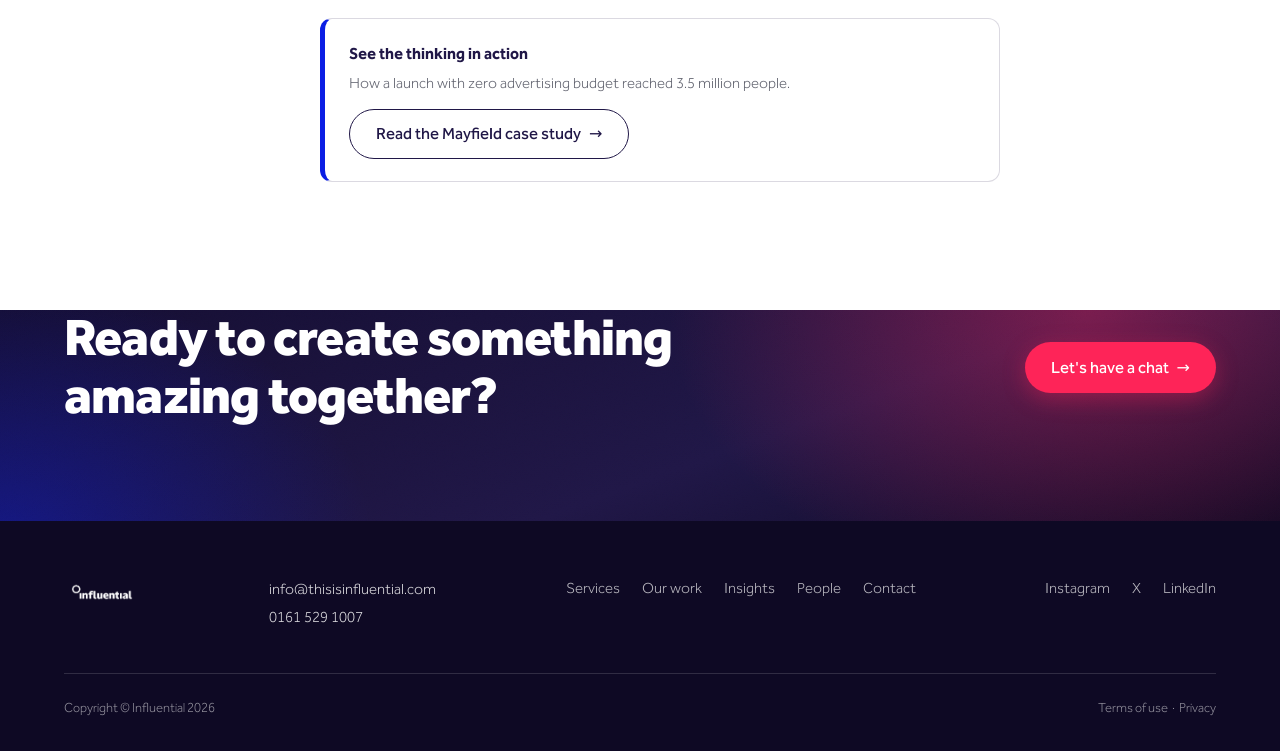
<file: insight-tiktok-ads.html>
<!DOCTYPE html>
<html lang="en-GB">
<head>
<meta charset="UTF-8">
<meta name="viewport" content="width=device-width, initial-scale=1.0">
<title>TikTok ads: where should a challenger brand start? | Influential</title>
<meta name="description" content="A practical starting point for challenger brands considering TikTok ads, from the digital marketing team at Influential.">
<link rel="stylesheet" href="css/site.css">
</head>
<body>

<div class="proto-note"><b>Prototype</b> &nbsp;Redesign concept build with illustrative copy. Not the live site.</div>

<header class="site-header">
  <div class="bar">
    <a class="logo" href="index.html"><img src="assets/INF_WHT_LOGO_RGB.png" alt="Influential"></a>
    <button class="nav-toggle" aria-label="Menu" aria-expanded="false"><span></span><span></span><span></span></button>
    <nav class="nav" aria-label="Main">
      <div class="has-mega">
        <button aria-expanded="false">Services <span class="caret"></span></button>
        <div class="mega">
          <div class="mega-col" style="--sw:#201747">
            <div class="swatch"></div>
            <h4><a href="services.html#brand">Brand strategy</a></h4>
            <ul><li>Strategy &amp; positioning</li><li>Identity &amp; naming</li><li>Tone of voice</li><li>Toolkits &amp; guidelines</li></ul>
          </div>
          <div class="mega-col" style="--sw:#fe2458">
            <div class="swatch"></div>
            <h4><a href="services.html#research">Research &amp; insights</a></h4>
            <ul><li>Audience research</li><li>Polling &amp; surveys</li><li>Measurement &amp; evaluation</li></ul>
          </div>
          <div class="mega-col" style="--sw:#0b1ee4">
            <div class="swatch"></div>
            <h4><a href="services.html#pr">Strategic comms &amp; PR</a></h4>
            <ul><li>Consumer PR</li><li>B2B PR</li><li>Media relations</li><li>Crisis &amp; reputation management</li></ul>
          </div>
          <div class="mega-col" style="--sw:#ff7d3a">
            <div class="swatch"></div>
            <h4><a href="services.html#campaigns">Creative campaigns</a></h4>
            <ul><li>Campaign strategy</li><li>Integrated campaigns</li><li>Events &amp; activations</li></ul>
          </div>
          <div class="mega-col" style="--sw:#2af22f">
            <div class="swatch"></div>
            <h4><a href="services.html#digital">Digital marketing</a></h4>
            <ul><li>Meta ads</li><li>TikTok ads</li><li>PPC</li><li>SEO</li><li>Email</li></ul>
          </div>
          <div class="mega-col" style="--sw:#f1e63f">
            <div class="swatch"></div>
            <h4><a href="services.html#content">Content creation</a></h4>
            <ul><li>Video &amp; photography</li><li>Social content</li><li>Copywriting</li><li>Design</li></ul>
          </div>
        </div>
      </div>
      <a href="work.html">Our work</a>
      <a href="insights.html" aria-current="page">Insights</a>
      <a href="team.html">People</a>
      <a href="contact.html" class="btn btn-red">Get in touch</a>
    </nav>
  </div>
</header>

<main>

  <section style="padding:72px 0 96px">
    <div class="wrap">
      <div class="post-grid">

        <aside class="journey" aria-label="Where this post can take you">
          <div class="step here">
            <div class="node"></div>
            <div><b>You are here</b><span>Insight post</span></div>
          </div>
          <div class="step">
            <div class="node"></div>
            <div><b>The service</b><span><a href="services.html#digital" style="color:inherit">Digital marketing</a></span></div>
          </div>
          <div class="step">
            <div class="node"></div>
            <div><b>The proof</b><span><a href="case-study-mayfield.html" style="color:inherit">See a case study</a></span></div>
          </div>
          <div class="step">
            <div class="node"></div>
            <div><b>Talk to us</b><span><a href="contact.html" style="color:inherit">Get in touch</a></span></div>
          </div>
        </aside>

        <article class="post-body">
          <span class="eyebrow">Digital marketing</span>
          <h1>TikTok ads: where should a challenger brand start?</h1>
          <p class="meta">Example post to demonstrate the new insight layout &middot; 5 minute read</p>

          <div class="post-hero-img"><img src="assets/photos/stock-digital.jpg" alt="Filming short-form social video on a phone"></div>

          <p>If you found this post through LinkedIn, you're in good company. When we post consistently there, more than half of the visits to our site in a month start with a post like this one. That taught us something about our own website: the article can't be the end of the road. So at the bottom of this page you'll find the service behind this thinking and the work that proves it, not just a full stop.</p>

          <h2>Start with the audience, not the platform</h2>
          <p>The first question isn't "should we be on TikTok?" It's "is the audience we need actually there, and what do they watch?" A week of proper audience research beats a month of guessing. If your buyers are there, the platform rewards brands that behave like creators rather than advertisers.</p>

          <h2>Creative is the targeting</h2>
          <p>On TikTok, the algorithm finds the audience your creative deserves. Three rough-cut variations of a native-feeling video will nearly always outperform one polished advert. Plan to make more, cheaper, faster, and let the results tell you which idea earns the budget.</p>

          <h2>Spend small, learn fast</h2>
          <p>A modest test budget, run properly for four weeks, answers the question a strategy document never can. Set one clear success measure before you start. If it works, scale it. If it doesn't, you've bought certainty at a low price.</p>

          <div class="post-cta">
            <b>This is what our digital marketing team does</b>
            <p>Meta ads, TikTok ads, PPC, SEO and email, planned against your funnel and reported honestly.</p>
            <a class="btn btn-red" href="services.html#digital">Explore digital marketing <span class="arrow">&rarr;</span></a>
          </div>

          <div class="post-cta" style="border-left-color:#0b1ee4">
            <b>See the thinking in action</b>
            <p>How a launch with zero advertising budget reached 3.5 million people.</p>
            <a class="btn btn-ghost" href="case-study-mayfield.html">Read the Mayfield case study <span class="arrow">&rarr;</span></a>
          </div>
        </article>

      </div>
    </div>
  </section>

  <div class="big-cta" style="padding-top:0">
    <div class="wrap">
      <div class="inner reveal">
        <h2>Ready to create something amazing together?</h2>
        <a class="btn btn-red" href="contact.html">Let's have a chat <span class="arrow">&rarr;</span></a>
      </div>
    </div>
  </div>

</main>

<footer class="site-footer">
  <div class="wrap">
    <div class="top">
      <a class="logo" href="index.html"><img src="assets/INF_WHT_LOGO_RGB.png" alt="Influential"></a>
      <div class="contact">
        <a href="mailto:info@thisisinfluential.com">info@thisisinfluential.com</a>
        <a href="tel:+441615291007">0161 529 1007</a>
      </div>
      <nav aria-label="Footer">
        <a href="services.html">Services</a>
        <a href="work.html">Our work</a>
        <a href="insights.html">Insights</a>
        <a href="team.html">People</a>
        <a href="contact.html">Contact</a>
      </nav>
      <nav aria-label="Social">
        <a href="https://www.instagram.com/thisisinfluential" target="_blank" rel="noopener">Instagram</a>
        <a href="https://x.com/influentialcoms" target="_blank" rel="noopener">X</a>
        <a href="https://www.linkedin.com/company/influential-agency" target="_blank" rel="noopener">LinkedIn</a>
      </nav>
    </div>
    <div class="base">
      <span>Copyright &copy; Influential 2026</span>
      <span><a href="#">Terms of use</a> &nbsp;&middot;&nbsp; <a href="#">Privacy</a></span>
    </div>
  </div>
</footer>

<script src="js/site.js"></script>
</body>
</html>
</file>
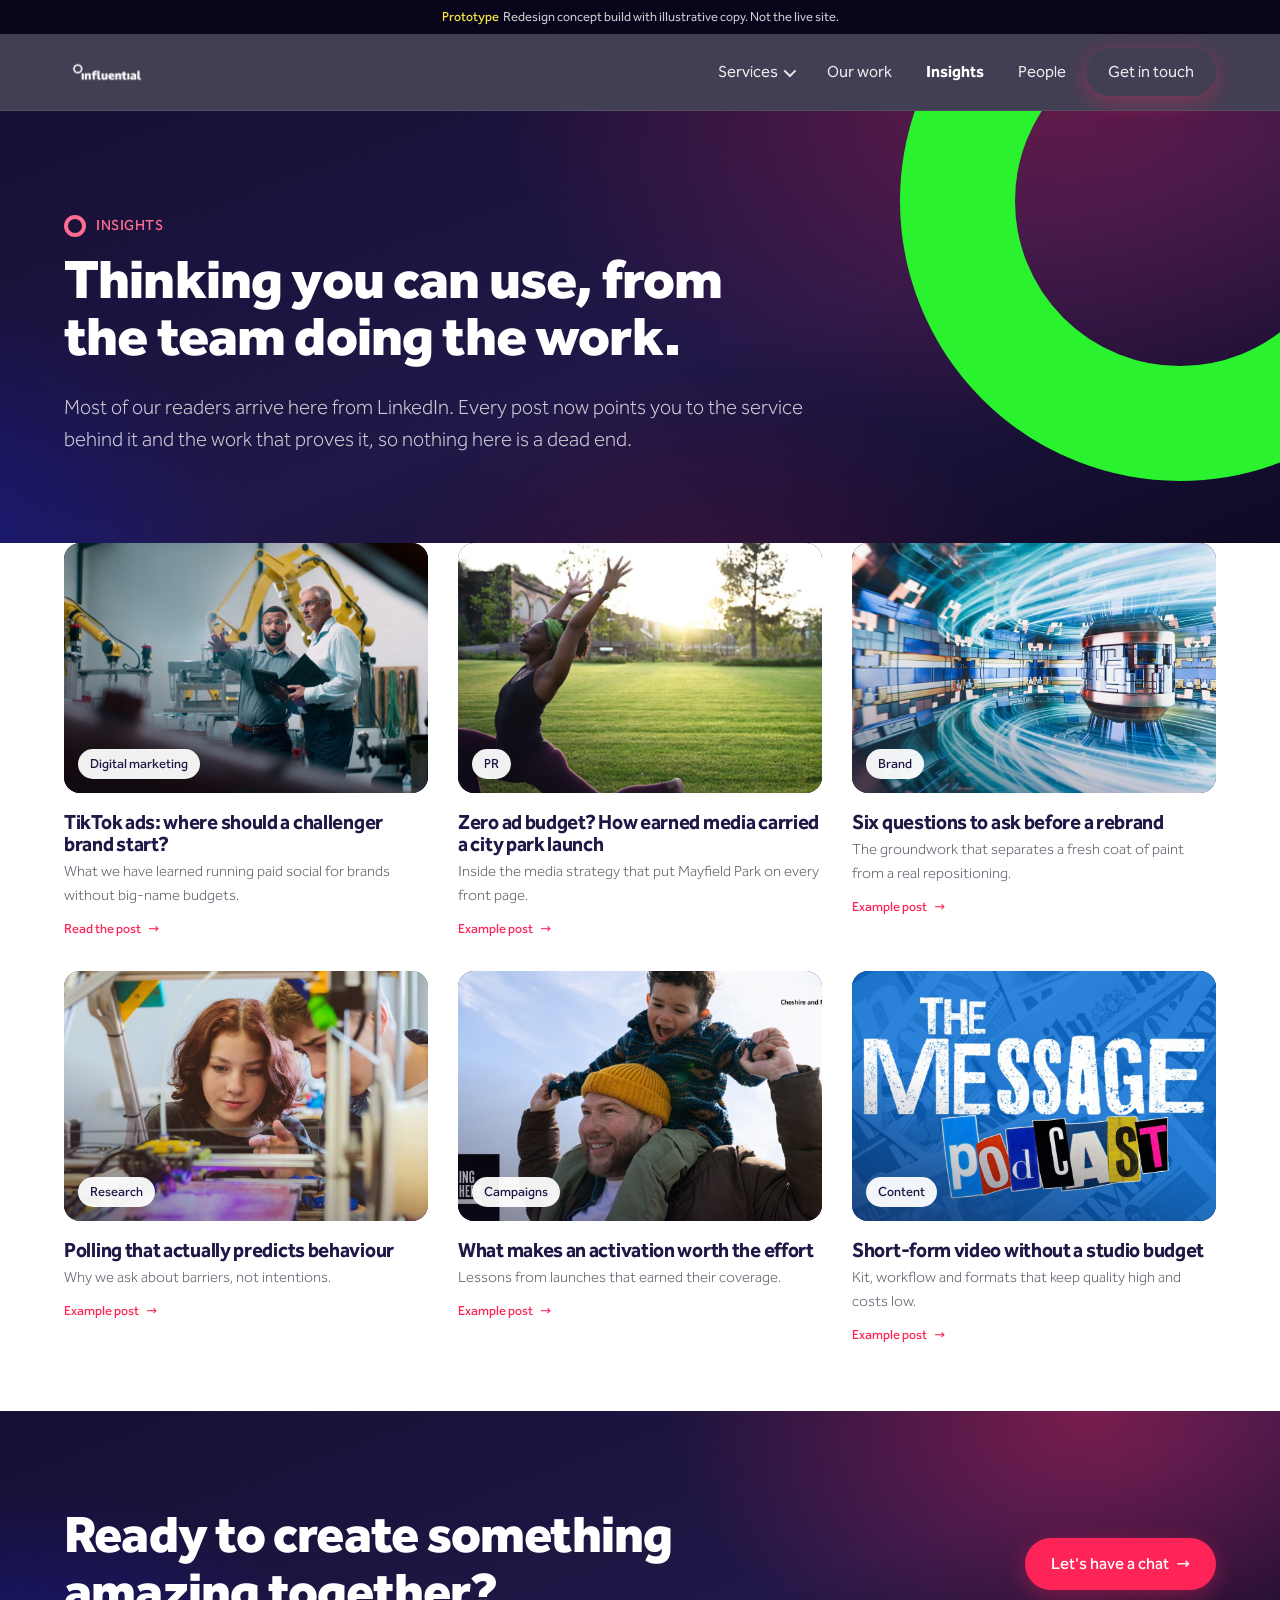
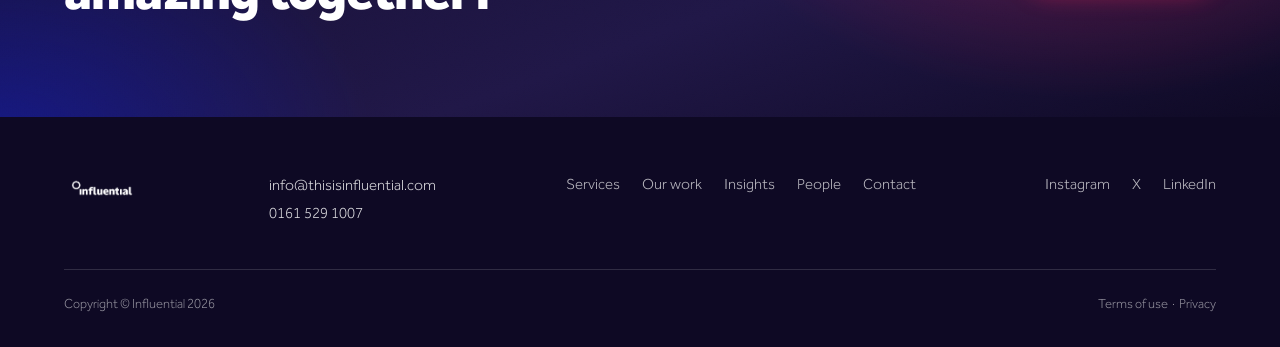
<file: insights.html>
<!DOCTYPE html>
<html lang="en-GB">
<head>
<meta charset="UTF-8">
<meta name="viewport" content="width=device-width, initial-scale=1.0">
<title>Insights | Influential</title>
<meta name="description" content="Thinking you can use from the Influential team: PR, brand, digital marketing and campaign insights.">
<link rel="stylesheet" href="css/site.css">
</head>
<body>

<div class="proto-note"><b>Prototype</b> &nbsp;Redesign concept build with illustrative copy. Not the live site.</div>

<header class="site-header">
  <div class="bar">
    <a class="logo" href="index.html"><img src="assets/INF_WHT_LOGO_RGB.png" alt="Influential"></a>
    <button class="nav-toggle" aria-label="Menu" aria-expanded="false"><span></span><span></span><span></span></button>
    <nav class="nav" aria-label="Main">
      <div class="has-mega">
        <button aria-expanded="false">Services <span class="caret"></span></button>
        <div class="mega">
          <div class="mega-col" style="--sw:#201747">
            <div class="swatch"></div>
            <h4><a href="services.html#brand">Brand strategy</a></h4>
            <ul><li>Strategy &amp; positioning</li><li>Identity &amp; naming</li><li>Tone of voice</li><li>Toolkits &amp; guidelines</li></ul>
          </div>
          <div class="mega-col" style="--sw:#fe2458">
            <div class="swatch"></div>
            <h4><a href="services.html#research">Research &amp; insights</a></h4>
            <ul><li>Audience research</li><li>Polling &amp; surveys</li><li>Measurement &amp; evaluation</li></ul>
          </div>
          <div class="mega-col" style="--sw:#0b1ee4">
            <div class="swatch"></div>
            <h4><a href="services.html#pr">Strategic comms &amp; PR</a></h4>
            <ul><li>Consumer PR</li><li>B2B PR</li><li>Media relations</li><li>Crisis &amp; reputation management</li></ul>
          </div>
          <div class="mega-col" style="--sw:#ff7d3a">
            <div class="swatch"></div>
            <h4><a href="services.html#campaigns">Creative campaigns</a></h4>
            <ul><li>Campaign strategy</li><li>Integrated campaigns</li><li>Events &amp; activations</li></ul>
          </div>
          <div class="mega-col" style="--sw:#2af22f">
            <div class="swatch"></div>
            <h4><a href="services.html#digital">Digital marketing</a></h4>
            <ul><li>Meta ads</li><li>TikTok ads</li><li>PPC</li><li>SEO</li><li>Email</li></ul>
          </div>
          <div class="mega-col" style="--sw:#f1e63f">
            <div class="swatch"></div>
            <h4><a href="services.html#content">Content creation</a></h4>
            <ul><li>Video &amp; photography</li><li>Social content</li><li>Copywriting</li><li>Design</li></ul>
          </div>
        </div>
      </div>
      <a href="work.html">Our work</a>
      <a href="insights.html" aria-current="page">Insights</a>
      <a href="team.html">People</a>
      <a href="contact.html" class="btn btn-red">Get in touch</a>
    </nav>
  </div>
</header>

<main>

  <section class="stage hero" style="padding-bottom:48px">
    <div class="ring ring-a" style="border-color:#2af22f"></div>
    <div class="wrap">
      <span class="eyebrow">Insights</span>
      <h1 class="display" style="font-size:clamp(34px,5vw,56px)">Thinking you can use, from the team doing the work.</h1>
      <p class="lede" style="margin-top:18px">Most of our readers arrive here from LinkedIn. Every post now points you to the service behind it and the work that proves it, so nothing here is a dead end.</p>
    </div>
  </section>

  <section class="tight" style="padding-top:0">
    <div class="wrap">
      <div class="cards">
        <a class="card reveal" href="insight-tiktok-ads.html">
          <div class="media"><img src="assets/photos/stock-digital.jpg" alt="" loading="lazy"><span class="tag">Digital marketing</span>
          </div>
          <h3>TikTok ads: where should a challenger brand start?</h3>
          <p>What we have learned running paid social for brands without big-name budgets.</p>
          <span class="cat">Read the post</span>
        </a>
        <a class="card reveal" href="insight-tiktok-ads.html">
          <div class="media"><img src="assets/photos/mayfield-2.jpg" alt="" loading="lazy"><span class="tag">PR</span>
          </div>
          <h3>Zero ad budget? How earned media carried a city park launch</h3>
          <p>Inside the media strategy that put Mayfield Park on every front page.</p>
          <span class="cat">Example post</span>
        </a>
        <a class="card reveal" href="insight-tiktok-ads.html">
          <div class="media"><img src="assets/photos/stock-strategy.jpg" alt="" loading="lazy"><span class="tag">Brand</span>
          </div>
          <h3>Six questions to ask before a rebrand</h3>
          <p>The groundwork that separates a fresh coat of paint from a real repositioning.</p>
          <span class="cat">Example post</span>
        </a>
        <a class="card reveal" href="insight-tiktok-ads.html">
          <div class="media"><img src="assets/photos/stock-research.jpg" alt="" loading="lazy"><span class="tag">Research</span>
          </div>
          <h3>Polling that actually predicts behaviour</h3>
          <p>Why we ask about barriers, not intentions.</p>
          <span class="cat">Example post</span>
        </a>
        <a class="card reveal" href="insight-tiktok-ads.html">
          <div class="media"><img src="assets/photos/smoking-ends-here.jpg" alt="" loading="lazy"><span class="tag">Campaigns</span>
          </div>
          <h3>What makes an activation worth the effort</h3>
          <p>Lessons from launches that earned their coverage.</p>
          <span class="cat">Example post</span>
        </a>
        <a class="card reveal" href="insight-tiktok-ads.html">
          <div class="media"><img src="assets/photos/podcast.jpg" alt="" loading="lazy"><span class="tag">Content</span>
          </div>
          <h3>Short-form video without a studio budget</h3>
          <p>Kit, workflow and formats that keep quality high and costs low.</p>
          <span class="cat">Example post</span>
        </a>
      </div>
    </div>
  </section>

  <div class="big-cta">
    <div class="wrap">
      <div class="inner reveal">
        <h2>Ready to create something amazing together?</h2>
        <a class="btn btn-red" href="contact.html">Let's have a chat <span class="arrow">&rarr;</span></a>
      </div>
    </div>
  </div>

</main>

<footer class="site-footer">
  <div class="wrap">
    <div class="top">
      <a class="logo" href="index.html"><img src="assets/INF_WHT_LOGO_RGB.png" alt="Influential"></a>
      <div class="contact">
        <a href="mailto:info@thisisinfluential.com">info@thisisinfluential.com</a>
        <a href="tel:+441615291007">0161 529 1007</a>
      </div>
      <nav aria-label="Footer">
        <a href="services.html">Services</a>
        <a href="work.html">Our work</a>
        <a href="insights.html">Insights</a>
        <a href="team.html">People</a>
        <a href="contact.html">Contact</a>
      </nav>
      <nav aria-label="Social">
        <a href="https://www.instagram.com/thisisinfluential" target="_blank" rel="noopener">Instagram</a>
        <a href="https://x.com/influentialcoms" target="_blank" rel="noopener">X</a>
        <a href="https://www.linkedin.com/company/influential-agency" target="_blank" rel="noopener">LinkedIn</a>
      </nav>
    </div>
    <div class="base">
      <span>Copyright &copy; Influential 2026</span>
      <span><a href="#">Terms of use</a> &nbsp;&middot;&nbsp; <a href="#">Privacy</a></span>
    </div>
  </div>
</footer>

<script src="js/site.js"></script>
</body>
</html>
</file>
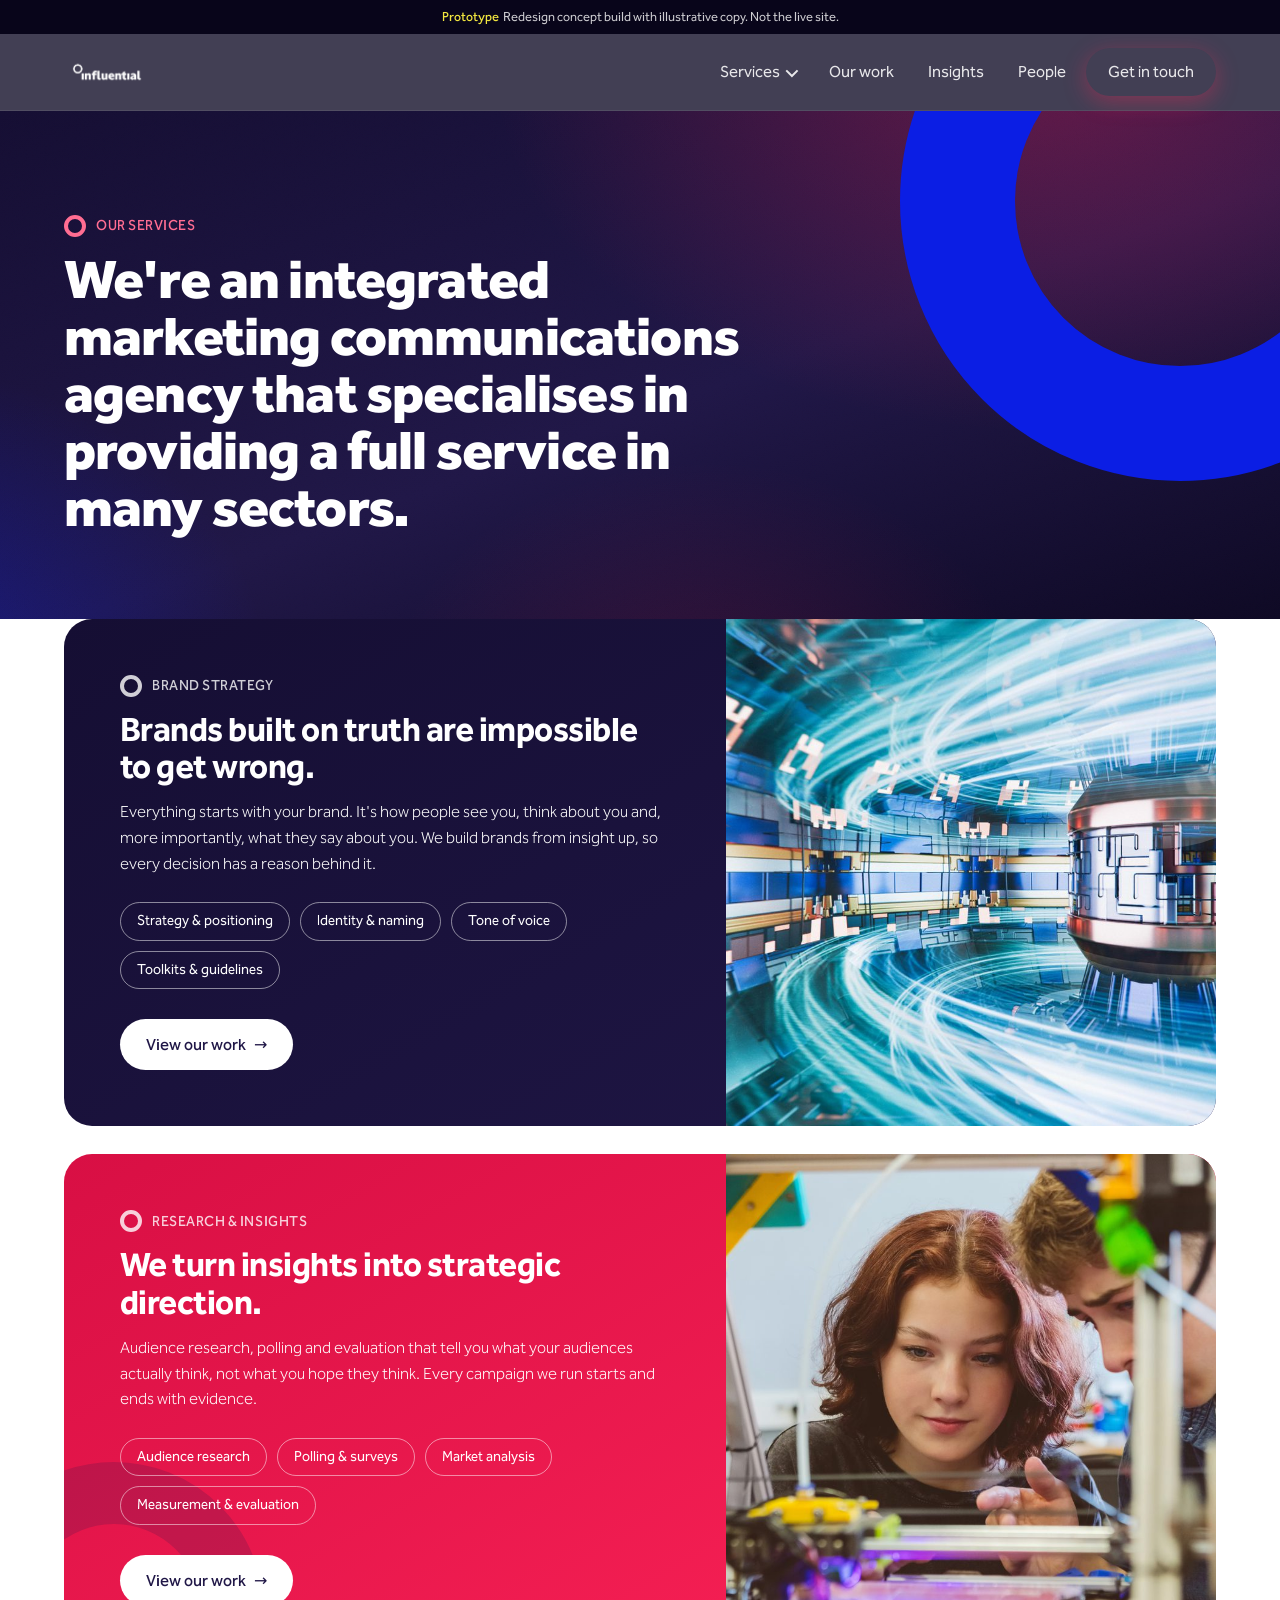
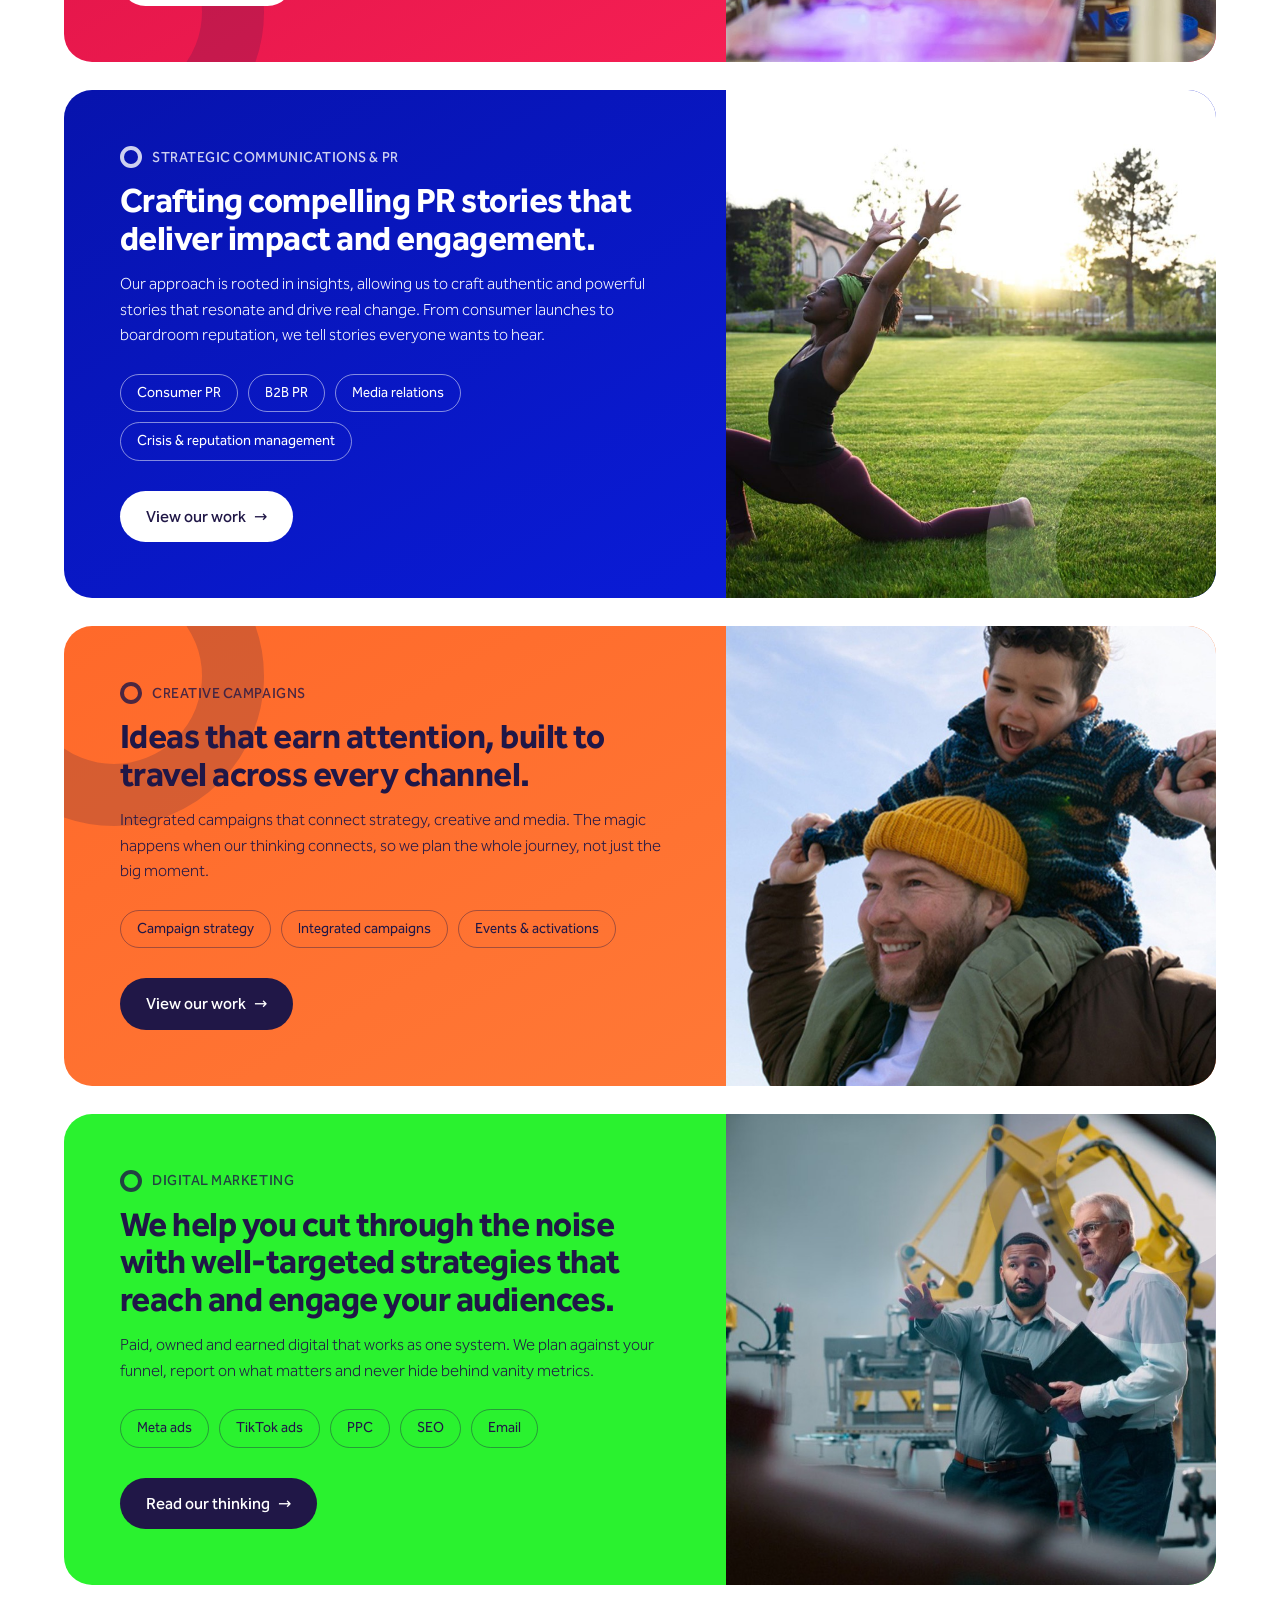
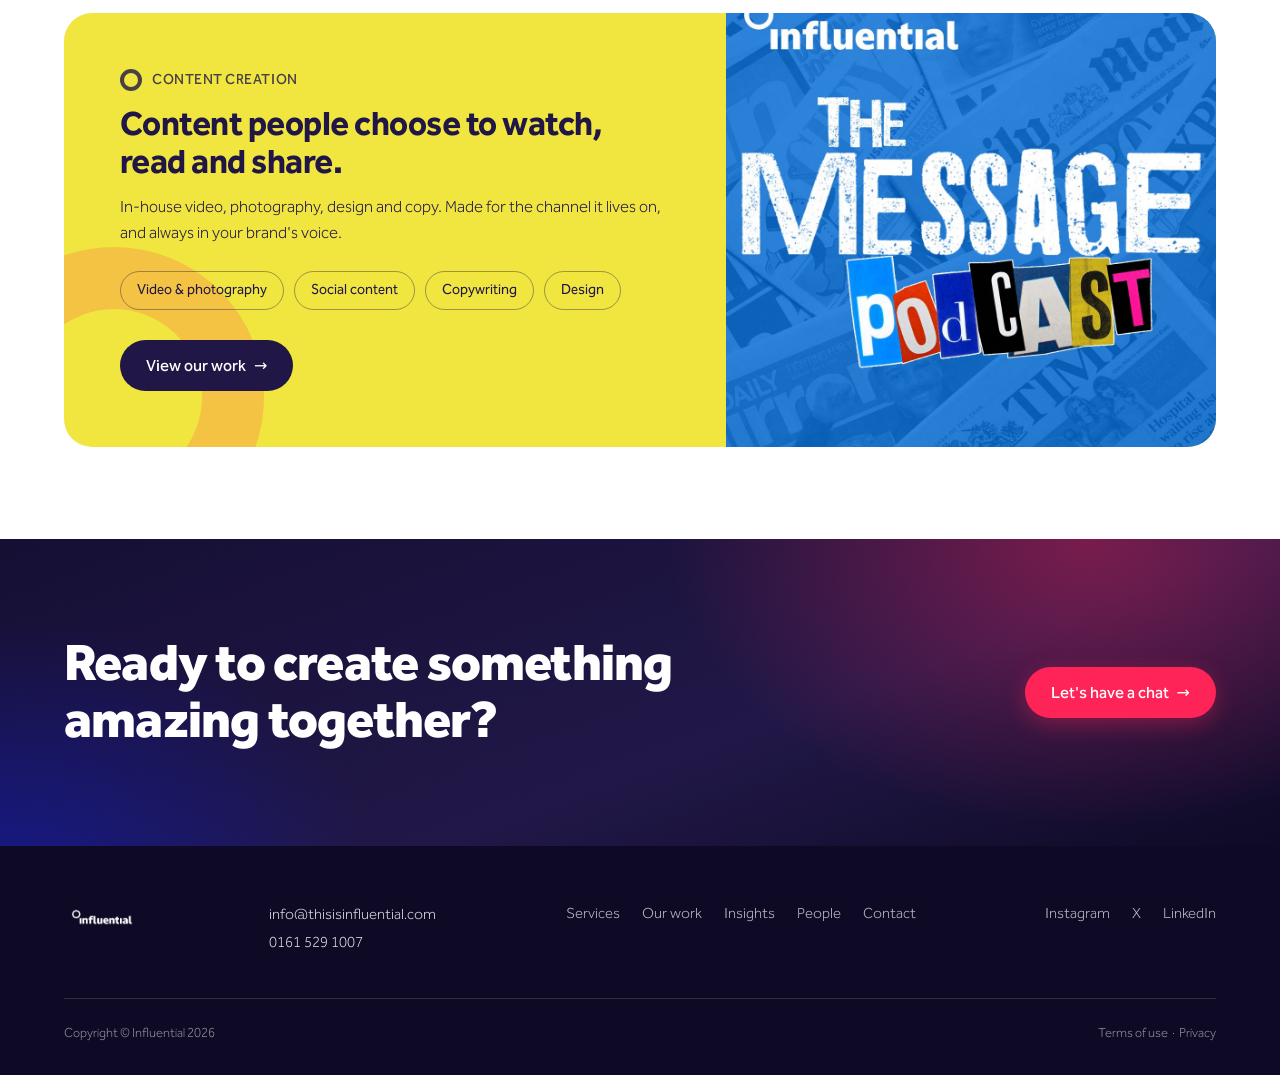
<file: services.html>
<!DOCTYPE html>
<html lang="en-GB">
<head>
<meta charset="UTF-8">
<meta name="viewport" content="width=device-width, initial-scale=1.0">
<title>Services | Influential</title>
<meta name="description" content="Brand strategy, research and insights, strategic communications and PR, creative campaigns, digital marketing and content creation. Every service lists exactly what we deliver.">
<link rel="stylesheet" href="css/site.css">
</head>
<body>

<div class="proto-note"><b>Prototype</b> &nbsp;Redesign concept build with illustrative copy. Not the live site.</div>

<header class="site-header">
  <div class="bar">
    <a class="logo" href="index.html"><img src="assets/INF_WHT_LOGO_RGB.png" alt="Influential"></a>
    <button class="nav-toggle" aria-label="Menu" aria-expanded="false"><span></span><span></span><span></span></button>
    <nav class="nav" aria-label="Main">
      <div class="has-mega">
        <button aria-expanded="false">Services <span class="caret"></span></button>
        <div class="mega">
          <div class="mega-col" style="--sw:#201747">
            <div class="swatch"></div>
            <h4><a href="services.html#brand">Brand strategy</a></h4>
            <ul><li>Strategy &amp; positioning</li><li>Identity &amp; naming</li><li>Tone of voice</li><li>Toolkits &amp; guidelines</li></ul>
          </div>
          <div class="mega-col" style="--sw:#fe2458">
            <div class="swatch"></div>
            <h4><a href="services.html#research">Research &amp; insights</a></h4>
            <ul><li>Audience research</li><li>Polling &amp; surveys</li><li>Measurement &amp; evaluation</li></ul>
          </div>
          <div class="mega-col" style="--sw:#0b1ee4">
            <div class="swatch"></div>
            <h4><a href="services.html#pr">Strategic comms &amp; PR</a></h4>
            <ul><li>Consumer PR</li><li>B2B PR</li><li>Media relations</li><li>Crisis &amp; reputation management</li></ul>
          </div>
          <div class="mega-col" style="--sw:#ff7d3a">
            <div class="swatch"></div>
            <h4><a href="services.html#campaigns">Creative campaigns</a></h4>
            <ul><li>Campaign strategy</li><li>Integrated campaigns</li><li>Events &amp; activations</li></ul>
          </div>
          <div class="mega-col" style="--sw:#2af22f">
            <div class="swatch"></div>
            <h4><a href="services.html#digital">Digital marketing</a></h4>
            <ul><li>Meta ads</li><li>TikTok ads</li><li>PPC</li><li>SEO</li><li>Email</li></ul>
          </div>
          <div class="mega-col" style="--sw:#f1e63f">
            <div class="swatch"></div>
            <h4><a href="services.html#content">Content creation</a></h4>
            <ul><li>Video &amp; photography</li><li>Social content</li><li>Copywriting</li><li>Design</li></ul>
          </div>
        </div>
      </div>
      <a href="work.html">Our work</a>
      <a href="insights.html">Insights</a>
      <a href="team.html">People</a>
      <a href="contact.html" class="btn btn-red">Get in touch</a>
    </nav>
  </div>
</header>

<main>

  <section class="stage hero" style="padding-bottom:56px">
    <div class="ring ring-a" style="border-color:#0b1ee4"></div>
    <div class="wrap">
      <span class="eyebrow">Our services</span>
      <h1 class="display" style="font-size:clamp(34px,5vw,56px)">We're an integrated marketing communications agency that specialises in providing a full service in many sectors.</h1>
    </div>
  </section>

  <section class="tight" style="padding-top:0">
    <div class="wrap">

      <div class="svc svc-navy reveal" id="brand">
        <div class="ring" style="width:340px;height:340px;border-width:70px;border-color:#fff;right:-110px;top:-110px"></div>
        <div class="svc-text">
        <span class="eyebrow">Brand strategy</span>
        <h2>Brands built on truth are impossible to get wrong.</h2>
        <p class="body">Everything starts with your brand. It's how people see you, think about you and, more importantly, what they say about you. We build brands from insight up, so every decision has a reason behind it.</p>
        <div class="chips">
          <a class="chip on-dark" href="contact.html">Strategy &amp; positioning</a>
          <a class="chip on-dark" href="contact.html">Identity &amp; naming</a>
          <a class="chip on-dark" href="contact.html">Tone of voice</a>
          <a class="chip on-dark" href="contact.html">Toolkits &amp; guidelines</a>
        </div>
        <div class="svc-foot">
          <a class="btn btn-white" href="work.html">View our work <span class="arrow">&rarr;</span></a>
        </div>
        </div>
        <div class="svc-photo"><img src="assets/photos/stock-strategy.jpg" alt="" loading="lazy"></div>
      </div>

      <div class="svc svc-red reveal" id="research">
        <div class="ring" style="width:300px;height:300px;border-width:62px;border-color:#201747;left:-100px;bottom:-100px"></div>
        <div class="svc-text">
        <span class="eyebrow">Research &amp; insights</span>
        <h2>We turn insights into strategic direction.</h2>
        <p class="body">Audience research, polling and evaluation that tell you what your audiences actually think, not what you hope they think. Every campaign we run starts and ends with evidence.</p>
        <div class="chips">
          <a class="chip on-dark" href="contact.html">Audience research</a>
          <a class="chip on-dark" href="contact.html">Polling &amp; surveys</a>
          <a class="chip on-dark" href="contact.html">Market analysis</a>
          <a class="chip on-dark" href="contact.html">Measurement &amp; evaluation</a>
        </div>
        <div class="svc-foot">
          <a class="btn btn-white" href="work.html">View our work <span class="arrow">&rarr;</span></a>
        </div>
        </div>
        <div class="svc-photo"><img src="assets/photos/stock-research.jpg" alt="" loading="lazy"></div>
      </div>

      <div class="svc svc-blue reveal" id="pr">
        <div class="ring" style="width:340px;height:340px;border-width:70px;border-color:#fff;right:-110px;bottom:-120px"></div>
        <div class="svc-text">
        <span class="eyebrow">Strategic communications &amp; PR</span>
        <h2>Crafting compelling PR stories that deliver impact and engagement.</h2>
        <p class="body">Our approach is rooted in insights, allowing us to craft authentic and powerful stories that resonate and drive real change. From consumer launches to boardroom reputation, we tell stories everyone wants to hear.</p>
        <div class="chips">
          <a class="chip on-dark" href="contact.html">Consumer PR</a>
          <a class="chip on-dark" href="contact.html">B2B PR</a>
          <a class="chip on-dark" href="contact.html">Media relations</a>
          <a class="chip on-dark" href="contact.html">Crisis &amp; reputation management</a>
        </div>
        <div class="svc-foot">
          <a class="btn btn-white" href="case-study-mayfield.html">View our work <span class="arrow">&rarr;</span></a>
        </div>
        </div>
        <div class="svc-photo"><img src="assets/photos/mayfield-2.jpg" alt="" loading="lazy"></div>
      </div>

      <div class="svc svc-orange reveal" id="campaigns">
        <div class="ring" style="width:300px;height:300px;border-width:62px;border-color:#201747;left:-100px;top:-100px"></div>
        <div class="svc-text">
        <span class="eyebrow">Creative campaigns</span>
        <h2>Ideas that earn attention, built to travel across every channel.</h2>
        <p class="body">Integrated campaigns that connect strategy, creative and media. The magic happens when our thinking connects, so we plan the whole journey, not just the big moment.</p>
        <div class="chips">
          <a class="chip" href="contact.html">Campaign strategy</a>
          <a class="chip" href="contact.html">Integrated campaigns</a>
          <a class="chip" href="contact.html">Events &amp; activations</a>
        </div>
        <div class="svc-foot">
          <a class="btn" style="background:#201747;color:#fff" href="work.html">View our work <span class="arrow">&rarr;</span></a>
        </div>
        </div>
        <div class="svc-photo"><img src="assets/photos/smoking-ends-here.jpg" alt="" loading="lazy"></div>
      </div>

      <div class="svc svc-green reveal" id="digital">
        <div class="ring" style="width:340px;height:340px;border-width:70px;border-color:#201747;right:-110px;top:-110px"></div>
        <div class="svc-text">
        <span class="eyebrow">Digital marketing</span>
        <h2>We help you cut through the noise with well-targeted strategies that reach and engage your audiences.</h2>
        <p class="body">Paid, owned and earned digital that works as one system. We plan against your funnel, report on what matters and never hide behind vanity metrics.</p>
        <div class="chips">
          <a class="chip" href="contact.html">Meta ads</a>
          <a class="chip" href="contact.html">TikTok ads</a>
          <a class="chip" href="contact.html">PPC</a>
          <a class="chip" href="contact.html">SEO</a>
          <a class="chip" href="contact.html">Email</a>
        </div>
        <div class="svc-foot">
          <a class="btn" style="background:#201747;color:#fff" href="insight-tiktok-ads.html">Read our thinking <span class="arrow">&rarr;</span></a>
        </div>
        </div>
        <div class="svc-photo"><img src="assets/photos/stock-digital.jpg" alt="" loading="lazy"></div>
      </div>

      <div class="svc svc-yellow reveal" id="content">
        <div class="ring" style="width:300px;height:300px;border-width:62px;border-color:#fe2458;left:-100px;bottom:-100px"></div>
        <div class="svc-text">
        <span class="eyebrow">Content creation</span>
        <h2>Content people choose to watch, read and share.</h2>
        <p class="body">In-house video, photography, design and copy. Made for the channel it lives on, and always in your brand's voice.</p>
        <div class="chips">
          <a class="chip" href="contact.html">Video &amp; photography</a>
          <a class="chip" href="contact.html">Social content</a>
          <a class="chip" href="contact.html">Copywriting</a>
          <a class="chip" href="contact.html">Design</a>
        </div>
        <div class="svc-foot">
          <a class="btn" style="background:#201747;color:#fff" href="work.html">View our work <span class="arrow">&rarr;</span></a>
        </div>
        </div>
        <div class="svc-photo"><img src="assets/photos/podcast.jpg" alt="" loading="lazy"></div>
      </div>

    </div>
  </section>

  <div class="big-cta">
    <div class="wrap">
      <div class="inner reveal">
        <h2>Ready to create something amazing together?</h2>
        <a class="btn btn-red" href="contact.html">Let's have a chat <span class="arrow">&rarr;</span></a>
      </div>
    </div>
  </div>

</main>

<footer class="site-footer">
  <div class="wrap">
    <div class="top">
      <a class="logo" href="index.html"><img src="assets/INF_WHT_LOGO_RGB.png" alt="Influential"></a>
      <div class="contact">
        <a href="mailto:info@thisisinfluential.com">info@thisisinfluential.com</a>
        <a href="tel:+441615291007">0161 529 1007</a>
      </div>
      <nav aria-label="Footer">
        <a href="services.html">Services</a>
        <a href="work.html">Our work</a>
        <a href="insights.html">Insights</a>
        <a href="team.html">People</a>
        <a href="contact.html">Contact</a>
      </nav>
      <nav aria-label="Social">
        <a href="https://www.instagram.com/thisisinfluential" target="_blank" rel="noopener">Instagram</a>
        <a href="https://x.com/influentialcoms" target="_blank" rel="noopener">X</a>
        <a href="https://www.linkedin.com/company/influential-agency" target="_blank" rel="noopener">LinkedIn</a>
      </nav>
    </div>
    <div class="base">
      <span>Copyright &copy; Influential 2026</span>
      <span><a href="#">Terms of use</a> &nbsp;&middot;&nbsp; <a href="#">Privacy</a></span>
    </div>
  </div>
</footer>

<script src="js/site.js"></script>
</body>
</html>
</file>
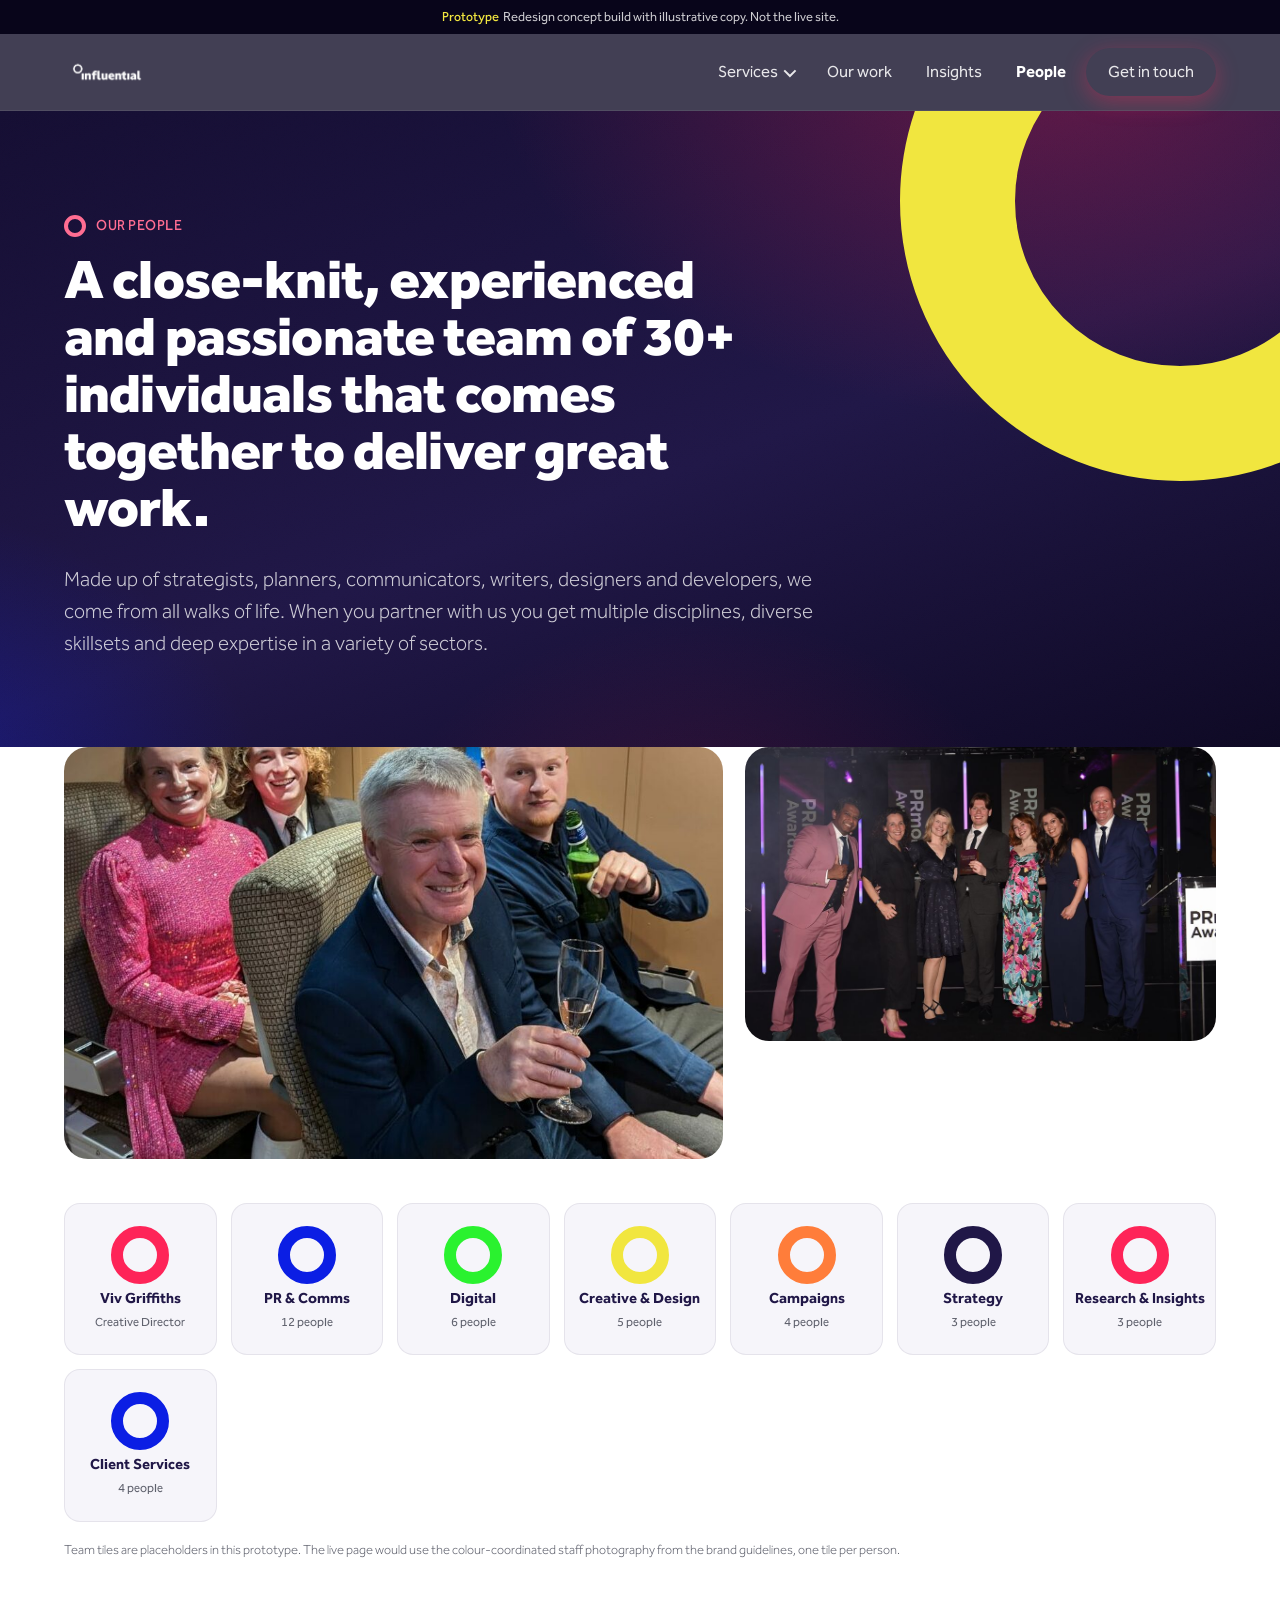
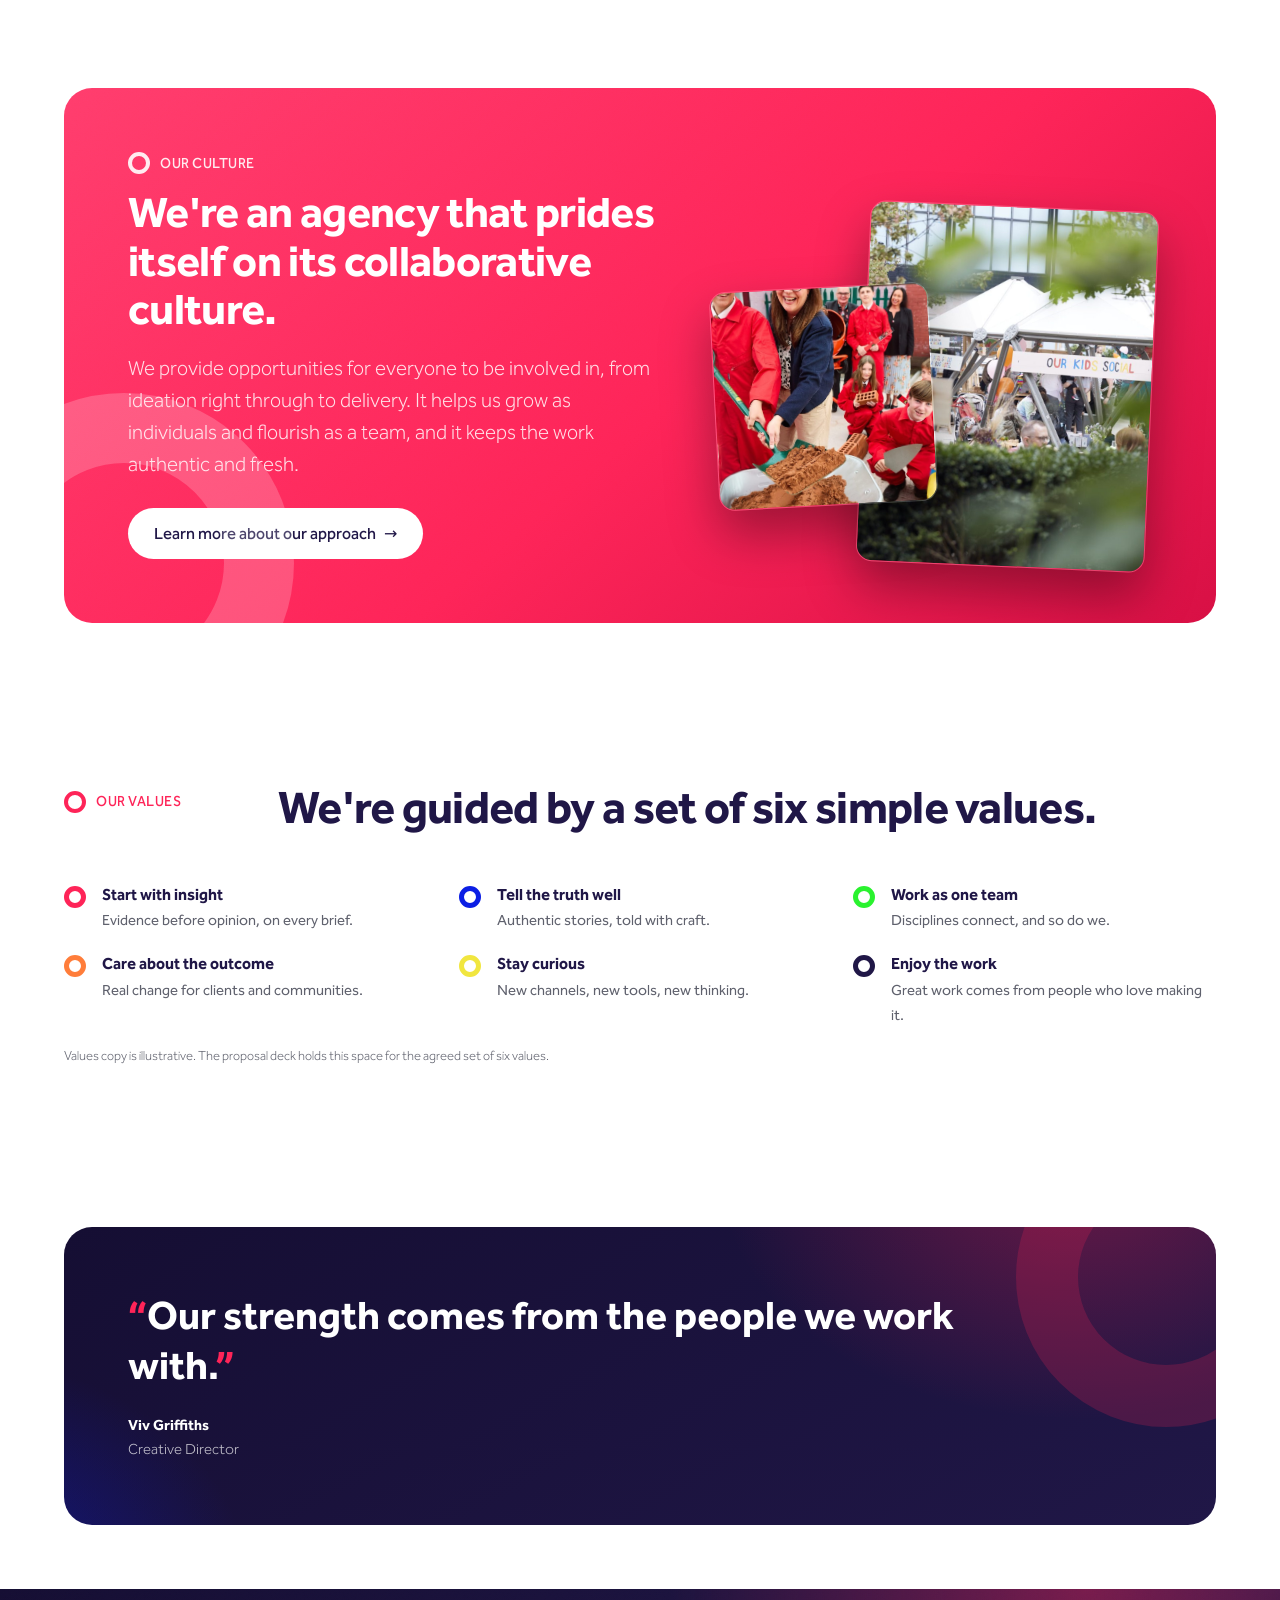
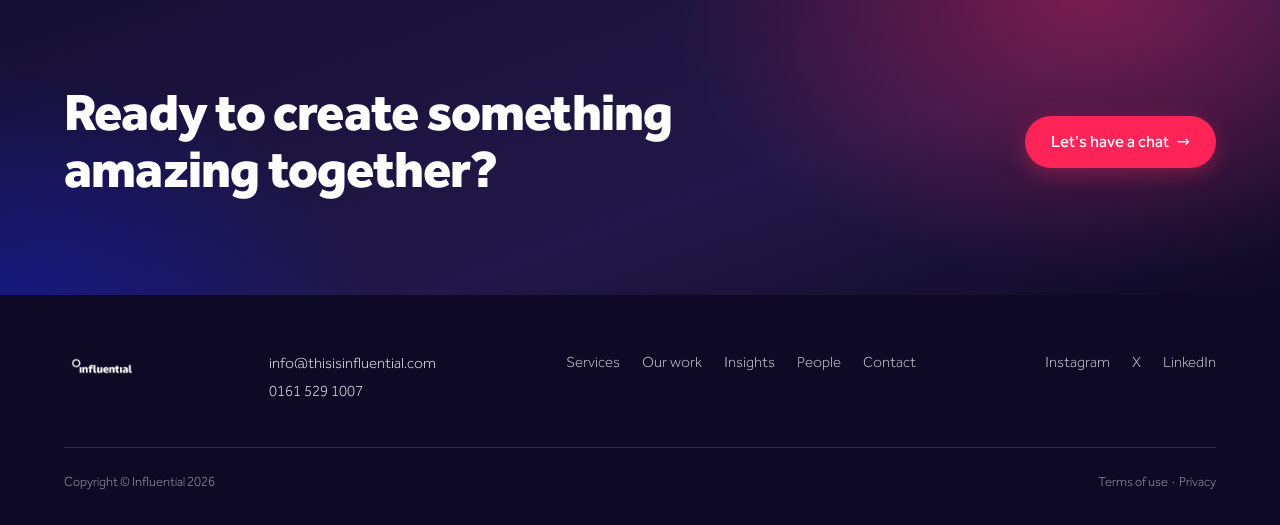
<file: team.html>
<!DOCTYPE html>
<html lang="en-GB">
<head>
<meta charset="UTF-8">
<meta name="viewport" content="width=device-width, initial-scale=1.0">
<title>Our people | Influential</title>
<meta name="description" content="Influential is a close-knit, experienced and passionate team of 30+ strategists, planners, communicators, writers, designers and developers.">
<link rel="stylesheet" href="css/site.css">
</head>
<body>

<div class="proto-note"><b>Prototype</b> &nbsp;Redesign concept build with illustrative copy. Not the live site.</div>

<header class="site-header">
  <div class="bar">
    <a class="logo" href="index.html"><img src="assets/INF_WHT_LOGO_RGB.png" alt="Influential"></a>
    <button class="nav-toggle" aria-label="Menu" aria-expanded="false"><span></span><span></span><span></span></button>
    <nav class="nav" aria-label="Main">
      <div class="has-mega">
        <button aria-expanded="false">Services <span class="caret"></span></button>
        <div class="mega">
          <div class="mega-col" style="--sw:#201747">
            <div class="swatch"></div>
            <h4><a href="services.html#brand">Brand strategy</a></h4>
            <ul><li>Strategy &amp; positioning</li><li>Identity &amp; naming</li><li>Tone of voice</li><li>Toolkits &amp; guidelines</li></ul>
          </div>
          <div class="mega-col" style="--sw:#fe2458">
            <div class="swatch"></div>
            <h4><a href="services.html#research">Research &amp; insights</a></h4>
            <ul><li>Audience research</li><li>Polling &amp; surveys</li><li>Measurement &amp; evaluation</li></ul>
          </div>
          <div class="mega-col" style="--sw:#0b1ee4">
            <div class="swatch"></div>
            <h4><a href="services.html#pr">Strategic comms &amp; PR</a></h4>
            <ul><li>Consumer PR</li><li>B2B PR</li><li>Media relations</li><li>Crisis &amp; reputation management</li></ul>
          </div>
          <div class="mega-col" style="--sw:#ff7d3a">
            <div class="swatch"></div>
            <h4><a href="services.html#campaigns">Creative campaigns</a></h4>
            <ul><li>Campaign strategy</li><li>Integrated campaigns</li><li>Events &amp; activations</li></ul>
          </div>
          <div class="mega-col" style="--sw:#2af22f">
            <div class="swatch"></div>
            <h4><a href="services.html#digital">Digital marketing</a></h4>
            <ul><li>Meta ads</li><li>TikTok ads</li><li>PPC</li><li>SEO</li><li>Email</li></ul>
          </div>
          <div class="mega-col" style="--sw:#f1e63f">
            <div class="swatch"></div>
            <h4><a href="services.html#content">Content creation</a></h4>
            <ul><li>Video &amp; photography</li><li>Social content</li><li>Copywriting</li><li>Design</li></ul>
          </div>
        </div>
      </div>
      <a href="work.html">Our work</a>
      <a href="insights.html">Insights</a>
      <a href="team.html" aria-current="page">People</a>
      <a href="contact.html" class="btn btn-red">Get in touch</a>
    </nav>
  </div>
</header>

<main>

  <section class="stage hero" style="padding-bottom:48px">
    <div class="ring ring-a" style="border-color:#f1e63f"></div>
    <div class="wrap">
      <span class="eyebrow">Our people</span>
      <h1 class="display" style="font-size:clamp(34px,5vw,56px)">A close-knit, experienced and passionate team of 30+ individuals that comes together to deliver great work.</h1>
      <p class="lede" style="margin-top:18px">Made up of strategists, planners, communicators, writers, designers and developers, we come from all walks of life. When you partner with us you get multiple disciplines, diverse skillsets and deep expertise in a variety of sectors.</p>
    </div>
  </section>

  <section class="tight" style="padding-top:0">
    <div class="wrap">
      <div class="photo-duo reveal" style="margin-bottom:44px">
        <div class="photo-band"><img src="assets/photos/team.jpg" alt="The team on a social at The Beatles Story"></div>
        <div class="photo-band"><img src="assets/photos/awards.jpg" alt="The team at the PRmoment Awards" loading="lazy"></div>
      </div>
      <div class="mosaic reveal">
        <div class="face" style="--fc:#fe2458"><div class="init"></div><b>Viv Griffiths</b><span>Creative Director</span></div>
        <div class="face" style="--fc:#0b1ee4"><div class="init"></div><b>PR &amp; Comms</b><span>12 people</span></div>
        <div class="face" style="--fc:#2af22f"><div class="init"></div><b>Digital</b><span>6 people</span></div>
        <div class="face" style="--fc:#f1e63f"><div class="init"></div><b>Creative &amp; Design</b><span>5 people</span></div>
        <div class="face" style="--fc:#ff7d3a"><div class="init"></div><b>Campaigns</b><span>4 people</span></div>
        <div class="face" style="--fc:#201747"><div class="init"></div><b>Strategy</b><span>3 people</span></div>
        <div class="face" style="--fc:#fe2458"><div class="init"></div><b>Research &amp; Insights</b><span>3 people</span></div>
        <div class="face" style="--fc:#0b1ee4"><div class="init"></div><b>Client Services</b><span>4 people</span></div>
      </div>
      <p style="margin-top:18px;font-size:13px;color:var(--charcoal)">Team tiles are placeholders in this prototype. The live page would use the colour-coordinated staff photography from the brand guidelines, one tile per person.</p>
    </div>
  </section>

  <section class="tight">
    <div class="wrap">
      <div class="band band-red band-grain band-split reveal">
        <div class="ring" style="width:340px;height:340px;border-width:70px;border-color:#fff;left:-110px;bottom:-110px"></div>
        <div>
          <span class="eyebrow" style="color:rgba(255,255,255,.9)">Our culture</span>
          <h2>We're an agency that prides itself on its collaborative culture.</h2>
          <p class="lede" style="margin:18px 0 28px">We provide opportunities for everyone to be involved in, from ideation right through to delivery. It helps us grow as individuals and flourish as a team, and it keeps the work authentic and fresh.</p>
          <a class="btn btn-white" href="services.html">Learn more about our approach <span class="arrow">&rarr;</span></a>
        </div>
        <div class="bs-photos" aria-hidden="true">
          <div class="snap" style="width:66%;aspect-ratio:4/5;right:0;top:0;transform:rotate(2.5deg)"><img src="assets/photos/noma-gathering.jpg" alt="" loading="lazy"></div>
          <div class="snap" style="width:50%;aspect-ratio:1;left:0;bottom:0;transform:rotate(-3deg);z-index:2"><img src="assets/photos/st-helens.jpg" alt="" loading="lazy"></div>
        </div>
      </div>
    </div>
  </section>

  <section>
    <div class="wrap">
      <div class="section-head reveal">
        <span class="eyebrow">Our values</span>
        <h2 class="section-title">We're guided by a set of six simple values.</h2>
      </div>
      <div class="values reveal">
        <div class="value"><div class="dot"></div><div><b>Start with insight</b><span>Evidence before opinion, on every brief.</span></div></div>
        <div class="value"><div class="dot" style="border-color:#0b1ee4"></div><div><b>Tell the truth well</b><span>Authentic stories, told with craft.</span></div></div>
        <div class="value"><div class="dot" style="border-color:#2af22f"></div><div><b>Work as one team</b><span>Disciplines connect, and so do we.</span></div></div>
        <div class="value"><div class="dot" style="border-color:#ff7d3a"></div><div><b>Care about the outcome</b><span>Real change for clients and communities.</span></div></div>
        <div class="value"><div class="dot" style="border-color:#f1e63f"></div><div><b>Stay curious</b><span>New channels, new tools, new thinking.</span></div></div>
        <div class="value"><div class="dot" style="border-color:#201747"></div><div><b>Enjoy the work</b><span>Great work comes from people who love making it.</span></div></div>
      </div>
      <p style="margin-top:18px;font-size:13px;color:var(--charcoal)">Values copy is illustrative. The proposal deck holds this space for the agreed set of six values.</p>
    </div>
  </section>

  <section class="tight">
    <div class="wrap">
      <div class="band band-navy reveal">
        <div class="ring" style="width:300px;height:300px;border-width:62px;border-color:#fe2458;right:-100px;top:-100px"></div>
        <figure class="quote">
          <blockquote style="color:#fff"><span class="qm">&ldquo;</span>Our strength comes from the people we work with.<span class="qm">&rdquo;</span></blockquote>
          <figcaption style="color:rgba(255,255,255,.75)"><b style="color:#fff">Viv Griffiths</b> Creative Director</figcaption>
        </figure>
      </div>
    </div>
  </section>

  <div class="big-cta">
    <div class="wrap">
      <div class="inner reveal">
        <h2>Ready to create something amazing together?</h2>
        <a class="btn btn-red" href="contact.html">Let's have a chat <span class="arrow">&rarr;</span></a>
      </div>
    </div>
  </div>

</main>

<footer class="site-footer">
  <div class="wrap">
    <div class="top">
      <a class="logo" href="index.html"><img src="assets/INF_WHT_LOGO_RGB.png" alt="Influential"></a>
      <div class="contact">
        <a href="mailto:info@thisisinfluential.com">info@thisisinfluential.com</a>
        <a href="tel:+441615291007">0161 529 1007</a>
      </div>
      <nav aria-label="Footer">
        <a href="services.html">Services</a>
        <a href="work.html">Our work</a>
        <a href="insights.html">Insights</a>
        <a href="team.html">People</a>
        <a href="contact.html">Contact</a>
      </nav>
      <nav aria-label="Social">
        <a href="https://www.instagram.com/thisisinfluential" target="_blank" rel="noopener">Instagram</a>
        <a href="https://x.com/influentialcoms" target="_blank" rel="noopener">X</a>
        <a href="https://www.linkedin.com/company/influential-agency" target="_blank" rel="noopener">LinkedIn</a>
      </nav>
    </div>
    <div class="base">
      <span>Copyright &copy; Influential 2026</span>
      <span><a href="#">Terms of use</a> &nbsp;&middot;&nbsp; <a href="#">Privacy</a></span>
    </div>
  </div>
</footer>

<script src="js/site.js"></script>
</body>
</html>
</file>
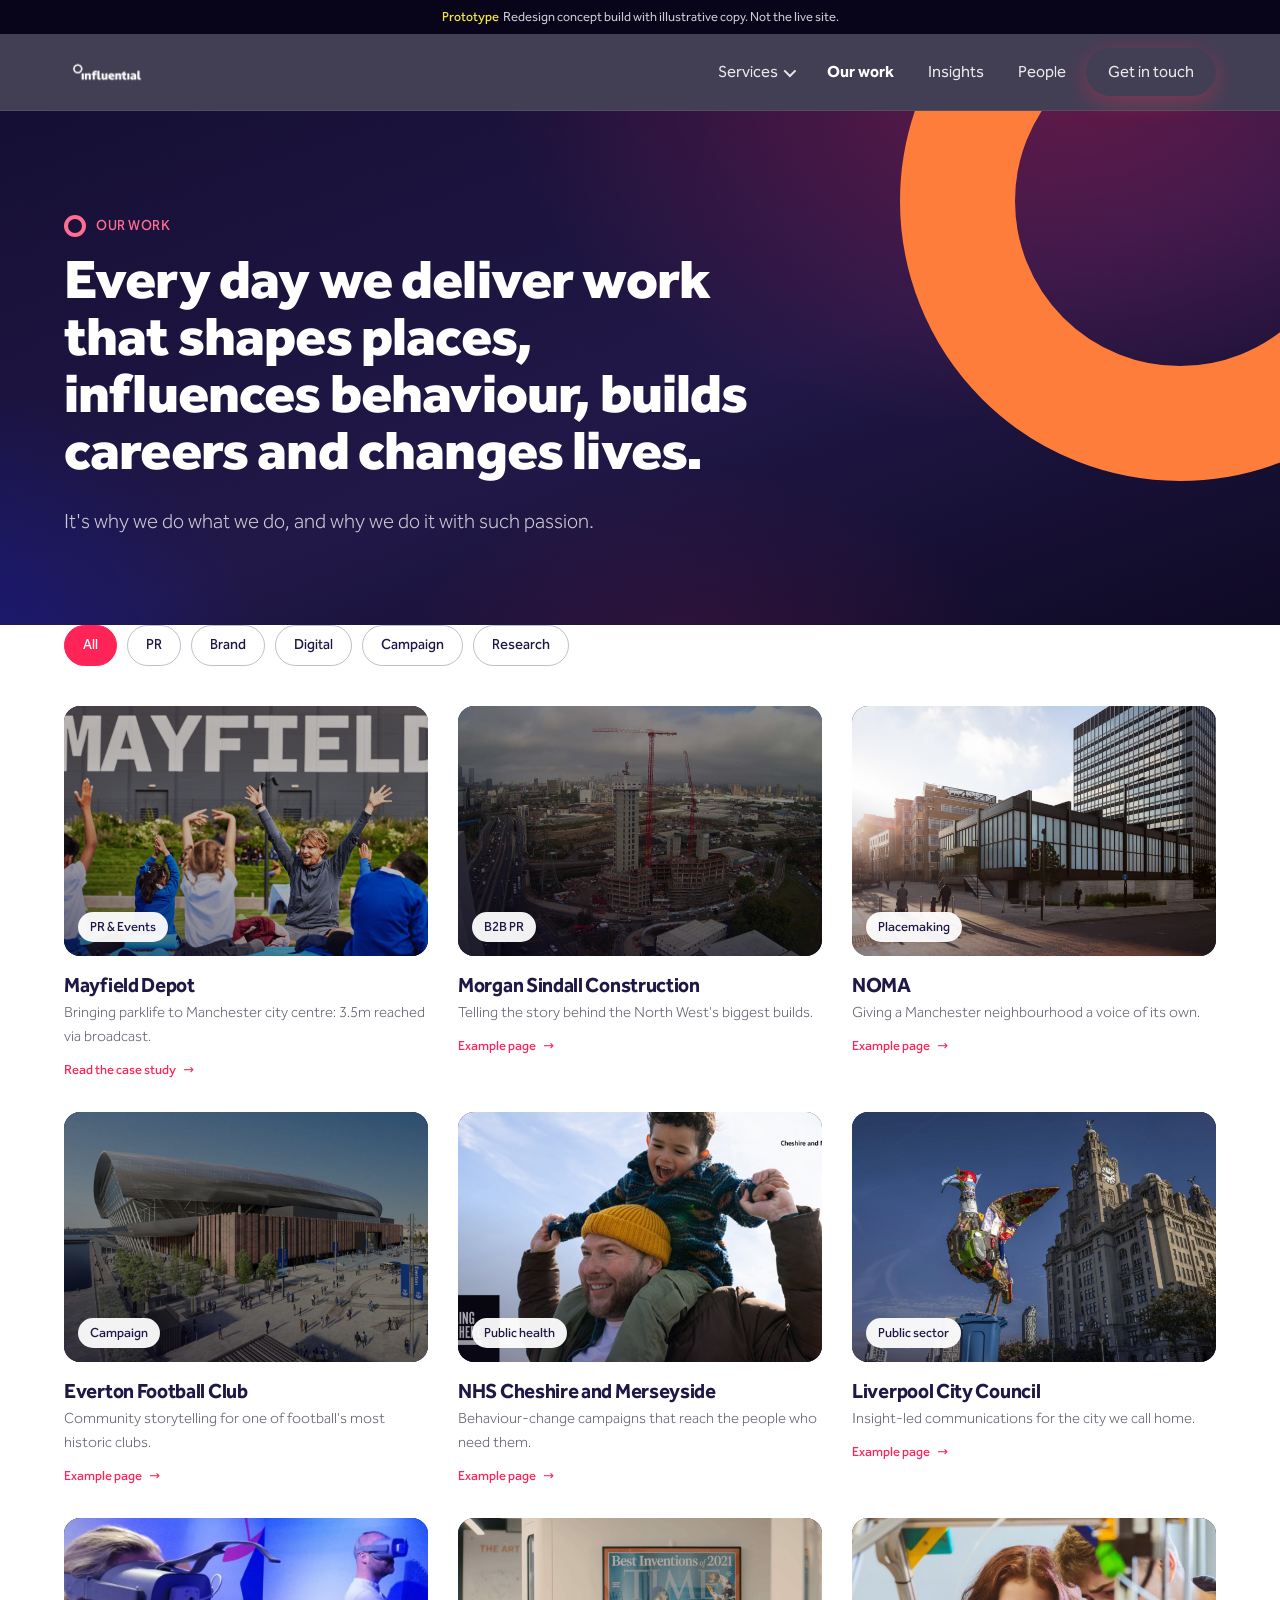
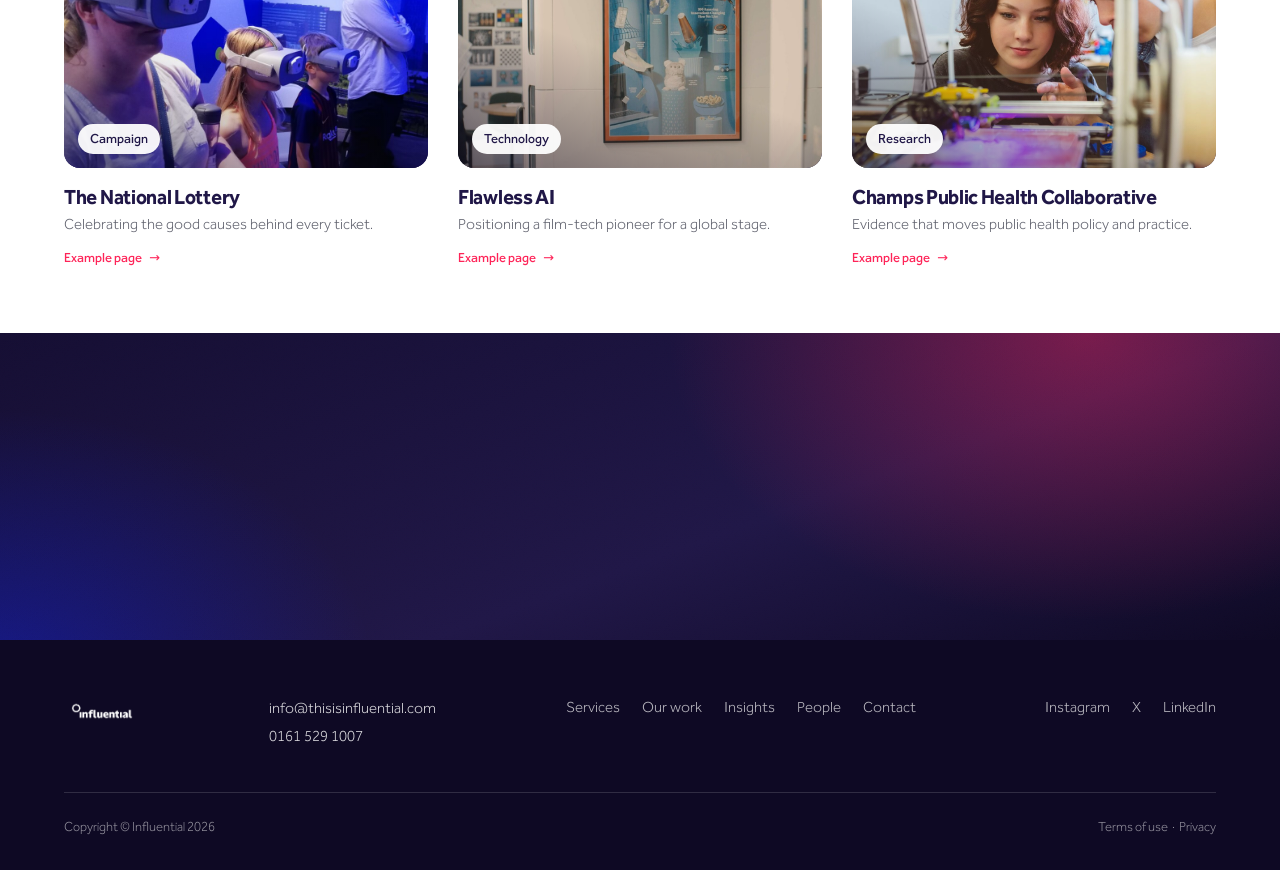
<file: work.html>
<!DOCTYPE html>
<html lang="en-GB">
<head>
<meta charset="UTF-8">
<meta name="viewport" content="width=device-width, initial-scale=1.0">
<title>Our work | Influential</title>
<meta name="description" content="Case studies from Influential: PR, brand, digital, campaigns and research for clients including Mayfield, Morgan Sindall, Everton FC and the NHS.">
<link rel="stylesheet" href="css/site.css">
</head>
<body>

<div class="proto-note"><b>Prototype</b> &nbsp;Redesign concept build with illustrative copy. Not the live site.</div>

<header class="site-header">
  <div class="bar">
    <a class="logo" href="index.html"><img src="assets/INF_WHT_LOGO_RGB.png" alt="Influential"></a>
    <button class="nav-toggle" aria-label="Menu" aria-expanded="false"><span></span><span></span><span></span></button>
    <nav class="nav" aria-label="Main">
      <div class="has-mega">
        <button aria-expanded="false">Services <span class="caret"></span></button>
        <div class="mega">
          <div class="mega-col" style="--sw:#201747">
            <div class="swatch"></div>
            <h4><a href="services.html#brand">Brand strategy</a></h4>
            <ul><li>Strategy &amp; positioning</li><li>Identity &amp; naming</li><li>Tone of voice</li><li>Toolkits &amp; guidelines</li></ul>
          </div>
          <div class="mega-col" style="--sw:#fe2458">
            <div class="swatch"></div>
            <h4><a href="services.html#research">Research &amp; insights</a></h4>
            <ul><li>Audience research</li><li>Polling &amp; surveys</li><li>Measurement &amp; evaluation</li></ul>
          </div>
          <div class="mega-col" style="--sw:#0b1ee4">
            <div class="swatch"></div>
            <h4><a href="services.html#pr">Strategic comms &amp; PR</a></h4>
            <ul><li>Consumer PR</li><li>B2B PR</li><li>Media relations</li><li>Crisis &amp; reputation management</li></ul>
          </div>
          <div class="mega-col" style="--sw:#ff7d3a">
            <div class="swatch"></div>
            <h4><a href="services.html#campaigns">Creative campaigns</a></h4>
            <ul><li>Campaign strategy</li><li>Integrated campaigns</li><li>Events &amp; activations</li></ul>
          </div>
          <div class="mega-col" style="--sw:#2af22f">
            <div class="swatch"></div>
            <h4><a href="services.html#digital">Digital marketing</a></h4>
            <ul><li>Meta ads</li><li>TikTok ads</li><li>PPC</li><li>SEO</li><li>Email</li></ul>
          </div>
          <div class="mega-col" style="--sw:#f1e63f">
            <div class="swatch"></div>
            <h4><a href="services.html#content">Content creation</a></h4>
            <ul><li>Video &amp; photography</li><li>Social content</li><li>Copywriting</li><li>Design</li></ul>
          </div>
        </div>
      </div>
      <a href="work.html" aria-current="page">Our work</a>
      <a href="insights.html">Insights</a>
      <a href="team.html">People</a>
      <a href="contact.html" class="btn btn-red">Get in touch</a>
    </nav>
  </div>
</header>

<main>

  <section class="stage hero" style="padding-bottom:48px">
    <div class="ring ring-a" style="border-color:#ff7d3a"></div>
    <div class="wrap">
      <span class="eyebrow">Our work</span>
      <h1 class="display" style="font-size:clamp(34px,5vw,56px)">Every day we deliver work that shapes places, influences behaviour, builds careers and changes lives.</h1>
      <p class="lede" style="margin-top:18px">It's why we do what we do, and why we do it with such passion.</p>
    </div>
  </section>

  <section class="tight" style="padding-top:0">
    <div class="wrap">
      <div class="filters reveal" role="group" aria-label="Filter case studies">
        <button class="filter active" data-filter="all">All</button>
        <button class="filter" data-filter="pr">PR</button>
        <button class="filter" data-filter="brand">Brand</button>
        <button class="filter" data-filter="digital">Digital</button>
        <button class="filter" data-filter="campaign">Campaign</button>
        <button class="filter" data-filter="research">Research</button>
      </div>

      <div class="cards">
        <a class="card reveal" href="case-study-mayfield.html" data-cat="pr campaign">
          <div class="media"><img src="assets/photos/mayfield-hero.jpg" alt="" loading="lazy"><span class="tag">PR &amp; Events</span>
          </div>
          <h3>Mayfield Depot</h3>
          <p>Bringing parklife to Manchester city centre: 3.5m reached via broadcast.</p>
          <span class="cat">Read the case study</span>
        </a>
        <a class="card reveal" href="case-study-mayfield.html" data-cat="pr">
          <div class="media"><img src="assets/photos/morgan-sindall.jpg" alt="" loading="lazy"><span class="tag">B2B PR</span>
          </div>
          <h3>Morgan Sindall Construction</h3>
          <p>Telling the story behind the North West's biggest builds.</p>
          <span class="cat">Example page</span>
        </a>
        <a class="card reveal" href="case-study-mayfield.html" data-cat="brand campaign">
          <div class="media"><img src="assets/photos/noma.jpg" alt="" loading="lazy"><span class="tag">Placemaking</span>
          </div>
          <h3>NOMA</h3>
          <p>Giving a Manchester neighbourhood a voice of its own.</p>
          <span class="cat">Example page</span>
        </a>
        <a class="card reveal" href="case-study-mayfield.html" data-cat="campaign">
          <div class="media"><img src="assets/photos/everton.jpg" alt="" loading="lazy"><span class="tag">Campaign</span>
          </div>
          <h3>Everton Football Club</h3>
          <p>Community storytelling for one of football's most historic clubs.</p>
          <span class="cat">Example page</span>
        </a>
        <a class="card reveal" href="case-study-mayfield.html" data-cat="campaign digital">
          <div class="media"><img src="assets/photos/smoking-ends-here.jpg" alt="" loading="lazy"><span class="tag">Public health</span>
          </div>
          <h3>NHS Cheshire and Merseyside</h3>
          <p>Behaviour-change campaigns that reach the people who need them.</p>
          <span class="cat">Example page</span>
        </a>
        <a class="card reveal" href="case-study-mayfield.html" data-cat="pr research">
          <div class="media"><img src="assets/photos/liverpool.jpg" alt="" loading="lazy"><span class="tag">Public sector</span>
          </div>
          <h3>Liverpool City Council</h3>
          <p>Insight-led communications for the city we call home.</p>
          <span class="cat">Example page</span>
        </a>
        <a class="card reveal" href="case-study-mayfield.html" data-cat="campaign">
          <div class="media"><img src="assets/photos/peoples-project.jpg" alt="" loading="lazy"><span class="tag">Campaign</span>
          </div>
          <h3>The National Lottery</h3>
          <p>Celebrating the good causes behind every ticket.</p>
          <span class="cat">Example page</span>
        </a>
        <a class="card reveal" href="case-study-mayfield.html" data-cat="brand digital">
          <div class="media"><img src="assets/photos/flawless-cinema.jpg" alt="" loading="lazy"><span class="tag">Technology</span>
          </div>
          <h3>Flawless AI</h3>
          <p>Positioning a film-tech pioneer for a global stage.</p>
          <span class="cat">Example page</span>
        </a>
        <a class="card reveal" href="case-study-mayfield.html" data-cat="research">
          <div class="media"><img src="assets/photos/stock-research.jpg" alt="" loading="lazy"><span class="tag">Research</span>
          </div>
          <h3>Champs Public Health Collaborative</h3>
          <p>Evidence that moves public health policy and practice.</p>
          <span class="cat">Example page</span>
        </a>
      </div>
    </div>
  </section>

  <div class="big-cta">
    <div class="wrap">
      <div class="inner reveal">
        <h2>Ready to create something amazing together?</h2>
        <a class="btn btn-red" href="contact.html">Let's have a chat <span class="arrow">&rarr;</span></a>
      </div>
    </div>
  </div>

</main>

<footer class="site-footer">
  <div class="wrap">
    <div class="top">
      <a class="logo" href="index.html"><img src="assets/INF_WHT_LOGO_RGB.png" alt="Influential"></a>
      <div class="contact">
        <a href="mailto:info@thisisinfluential.com">info@thisisinfluential.com</a>
        <a href="tel:+441615291007">0161 529 1007</a>
      </div>
      <nav aria-label="Footer">
        <a href="services.html">Services</a>
        <a href="work.html">Our work</a>
        <a href="insights.html">Insights</a>
        <a href="team.html">People</a>
        <a href="contact.html">Contact</a>
      </nav>
      <nav aria-label="Social">
        <a href="https://www.instagram.com/thisisinfluential" target="_blank" rel="noopener">Instagram</a>
        <a href="https://x.com/influentialcoms" target="_blank" rel="noopener">X</a>
        <a href="https://www.linkedin.com/company/influential-agency" target="_blank" rel="noopener">LinkedIn</a>
      </nav>
    </div>
    <div class="base">
      <span>Copyright &copy; Influential 2026</span>
      <span><a href="#">Terms of use</a> &nbsp;&middot;&nbsp; <a href="#">Privacy</a></span>
    </div>
  </div>
</footer>

<script src="js/site.js"></script>
</body>
</html>
</file>
<file: css/site.css>
/* Influential website redesign prototype — shared design system v2
   Brand: INF_BRAND.md. Navy #201747, Insights Red #fe2458, Effra.
   Direction: dark stage, loud work. Navy heroes, glows + grain (never grids),
   real photography, ring motif travelling through every page. */

@font-face { font-family: 'Effra'; src: url('../assets/effra-light.woff2') format('woff2'); font-weight: 300; font-display: swap; }
@font-face { font-family: 'Effra'; src: url('../assets/effra-regular.woff2') format('woff2'); font-weight: 400; font-display: swap; }
@font-face { font-family: 'Effra'; src: url('../assets/effra-medium.woff2') format('woff2'); font-weight: 500; font-display: swap; }
@font-face { font-family: 'Effra'; src: url('../assets/effra-bold.woff2') format('woff2'); font-weight: 700; font-display: swap; }
@font-face { font-family: 'Effra'; src: url('../assets/effra-xbold.woff2') format('woff2'); font-weight: 800; font-display: swap; }

:root {
  --navy: #201747;
  --ink: #150e33;
  --ink-deep: #0e0924;
  --red: #fe2458;
  --blue: #0b1ee4;
  --yellow: #f1e63f;
  --green: #2af22f;
  --orange: #ff7d3a;
  --charcoal: #5f616d;
  --offwhite: #e5e5e5;
  --tint: #f6f5fa;
  --white: #ffffff;
  --max: 1200px;
  --radius: 16px;
  --ease: cubic-bezier(.22,.61,.2,1);
  --grain: url("data:image/svg+xml,%3Csvg xmlns='http://www.w3.org/2000/svg' width='160' height='160'%3E%3Cfilter id='n'%3E%3CfeTurbulence type='fractalNoise' baseFrequency='0.9' numOctaves='2'/%3E%3C/filter%3E%3Crect width='160' height='160' filter='url(%23n)' opacity='0.5'/%3E%3C/svg%3E");
}

* { margin: 0; padding: 0; box-sizing: border-box; }
html { scroll-behavior: smooth; }
body {
  font-family: 'Effra', 'Segoe UI', system-ui, sans-serif;
  font-weight: 300;
  color: var(--navy);
  background: var(--white);
  line-height: 1.6;
  -webkit-font-smoothing: antialiased;
}
img { max-width: 100%; display: block; }
a { color: inherit; }

::selection { background: var(--red); color: var(--white); }

.wrap { max-width: var(--max); margin: 0 auto; padding: 0 24px; }

/* ---------- header (dark glass over the navy stage) ---------- */
.site-header {
  position: sticky; top: 0; z-index: 100;
  background: rgba(14,9,36,.78);
  backdrop-filter: blur(14px);
  -webkit-backdrop-filter: blur(14px);
  border-bottom: 1px solid rgba(255,255,255,.08);
}
.site-header .bar {
  display: flex; align-items: center; justify-content: space-between;
  height: 76px; max-width: var(--max); margin: 0 auto; padding: 0 24px;
}
.logo img { height: 34px; width: auto; }
.nav { display: flex; align-items: center; gap: 6px; }
.nav > a, .nav > .has-mega > button {
  font: inherit; font-weight: 400; font-size: 16px; color: rgba(255,255,255,.88);
  text-decoration: none; background: none; border: 0; cursor: pointer;
  padding: 10px 14px; border-radius: 999px;
  transition: background .2s var(--ease), color .2s var(--ease);
  display: inline-flex; align-items: center; gap: 6px;
}
.nav > a:hover, .nav > .has-mega > button:hover { background: rgba(255,255,255,.1); color: #fff; }
.nav > a[aria-current="page"] { font-weight: 700; color: #fff; }
.nav .caret { width: 9px; height: 9px; border-right: 2px solid currentColor; border-bottom: 2px solid currentColor; transform: rotate(45deg) translateY(-2px); transition: transform .25s var(--ease); }
.has-mega { position: relative; }
.has-mega.open > button .caret { transform: rotate(225deg) translateY(-2px); }

.btn {
  display: inline-flex; align-items: center; gap: 8px;
  font: inherit; font-weight: 500; font-size: 16px; text-decoration: none;
  padding: 13px 26px; border-radius: 999px; cursor: pointer; border: 0;
  transition: transform .2s var(--ease), box-shadow .2s var(--ease), background .2s var(--ease), color .2s var(--ease);
}
.btn:hover { transform: translateY(-2px); }
.btn-red { background: var(--red); color: var(--white); box-shadow: 0 6px 22px rgba(254,36,88,.35); }
.btn-red:hover { box-shadow: 0 10px 30px rgba(254,36,88,.5); }
.btn-ghost { border: 1.5px solid var(--navy); color: var(--navy); background: transparent; padding: 11.5px 26px; }
.btn-ghost:hover { background: var(--navy); color: var(--white); }
.btn-white { background: var(--white); color: var(--navy); }
.on-dark-btn { border-color: rgba(255,255,255,.6); color: #fff; }
.on-dark-btn:hover { background: #fff; color: var(--navy); }
.btn .arrow { transition: transform .2s var(--ease); }
.btn:hover .arrow { transform: translateX(4px); }
.nav .btn-red { padding: 11px 22px; }

/* mega menu */
.mega {
  position: absolute; left: 50%; top: calc(100% + 14px);
  transform: translateX(-50%) translateY(8px);
  width: min(920px, calc(100vw - 48px));
  background: var(--white); border-radius: 20px;
  box-shadow: 0 24px 70px rgba(5,3,15,.55), 0 2px 8px rgba(5,3,15,.3);
  padding: 28px; display: grid; grid-template-columns: repeat(3, 1fr); gap: 8px 20px;
  opacity: 0; visibility: hidden; pointer-events: none;
  transition: opacity .22s var(--ease), transform .22s var(--ease), visibility .22s;
}
.has-mega.open .mega { opacity: 1; visibility: visible; pointer-events: auto; transform: translateX(-50%) translateY(0); }
.mega-col { padding: 12px; border-radius: 14px; transition: background .2s var(--ease); position: relative; }
.mega-col:hover { background: var(--tint); }
.mega-col .swatch { width: 26px; height: 26px; border-radius: 50%; border: 6px solid var(--sw, var(--red)); margin-bottom: 10px; }
.mega-col h4 { font-size: 16px; font-weight: 700; margin-bottom: 2px; color: var(--navy); }
.mega-col h4 a { text-decoration: none; }
.mega-col h4 a::after { content: ""; position: absolute; inset: 0; }
.mega-col ul { list-style: none; font-size: 13.5px; color: var(--charcoal); font-weight: 400; line-height: 1.9; }

/* mobile nav */
.nav-toggle { display: none; }
@media (max-width: 900px) {
  .nav { display: none; position: fixed; inset: 76px 0 auto 0; background: var(--ink-deep); flex-direction: column; align-items: stretch; padding: 16px 24px 28px; gap: 2px; border-bottom: 1px solid rgba(255,255,255,.12); box-shadow: 0 30px 60px rgba(0,0,0,.5); max-height: calc(100vh - 76px); overflow: auto; }
  .nav.open { display: flex; }
  .nav > a, .nav > .has-mega > button { width: 100%; justify-content: space-between; padding: 14px 10px; border-radius: 12px; font-size: 18px; }
  .mega { position: static; transform: none; width: auto; box-shadow: none; padding: 4px 10px 10px; grid-template-columns: 1fr; display: none; background: transparent; }
  .mega-col h4 { color: #fff; }
  .mega-col ul { color: rgba(255,255,255,.6); }
  .mega-col:hover { background: rgba(255,255,255,.06); }
  .has-mega.open .mega { display: grid; transform: none; opacity: 1; visibility: visible; pointer-events: auto; }
  .nav .btn-red { margin-top: 12px; justify-content: center; }
  .nav-toggle { display: flex; flex-direction: column; justify-content: center; gap: 5px; width: 44px; height: 44px; background: none; border: 0; cursor: pointer; padding: 10px; }
  .nav-toggle span { display: block; height: 2.5px; background: #fff; border-radius: 2px; transition: transform .25s var(--ease), opacity .25s; }
  .nav-toggle.open span:nth-child(1) { transform: translateY(7.5px) rotate(45deg); }
  .nav-toggle.open span:nth-child(2) { opacity: 0; }
  .nav-toggle.open span:nth-child(3) { transform: translateY(-7.5px) rotate(-45deg); }
}

/* ---------- typography & sections ---------- */
.eyebrow {
  display: inline-flex; align-items: center; gap: 10px;
  color: var(--red); font-weight: 500; font-size: 15px;
  letter-spacing: .04em; margin-bottom: 14px; text-transform: uppercase; font-size: 13.5px;
}
.eyebrow::before { content: ""; width: 14px; height: 14px; border-radius: 50%; border: 4px solid currentColor; }
h1, h2, h3 { font-weight: 700; line-height: 1.1; letter-spacing: -0.015em; }
.display { font-weight: 800; font-size: clamp(42px, 6.4vw, 76px); line-height: 1.02; }
.outline { color: transparent; -webkit-text-stroke: 2.5px var(--red); }
h2.section-title { font-size: clamp(30px, 4.2vw, 46px); max-width: 18em; }
.lede { font-size: clamp(17px, 2vw, 20px); color: var(--charcoal); font-weight: 300; max-width: 38em; }

section { padding: 96px 0; }
section.tight { padding: 64px 0; }
.section-head { display: grid; grid-template-columns: 190px 1fr; gap: 24px; align-items: start; margin-bottom: 48px; }
.section-head .eyebrow { margin-top: 8px; }
@media (max-width: 700px) { .section-head { grid-template-columns: 1fr; gap: 4px; } }

/* ---------- the dark stage (heroes + navy bands) ---------- */
.stage {
  position: relative; overflow: hidden; color: #fff;
  background:
    radial-gradient(900px 600px at 82% -10%, rgba(254,36,88,.32), transparent 62%),
    radial-gradient(700px 520px at -12% 110%, rgba(11,30,228,.4), transparent 60%),
    radial-gradient(500px 400px at 55% 120%, rgba(254,36,88,.14), transparent 65%),
    linear-gradient(160deg, var(--ink) 0%, var(--navy) 55%, var(--ink-deep) 100%);
}
.stage::before {
  content: ""; position: absolute; inset: 0; pointer-events: none;
  background-image: var(--grain); opacity: .07; mix-blend-mode: overlay;
}
.stage .lede { color: rgba(255,255,255,.78); }
.stage .eyebrow { color: #ff6d92; }
.stage .btn-ghost { border-color: rgba(255,255,255,.55); color: #fff; }
.stage .btn-ghost:hover { background: #fff; color: var(--navy); }

.hero { padding: 104px 0 0; }
.hero .wrap { position: relative; z-index: 2; }
.hero h1 { max-width: 12.5em; margin-bottom: 26px; }
.hero .lede { margin-bottom: 40px; }
.hero-ctas { display: flex; gap: 14px; flex-wrap: wrap; }
.hero-grid { display: grid; grid-template-columns: minmax(0, 1.25fr) minmax(0, 1fr); gap: 40px; align-items: center; padding-bottom: 96px; }
@media (max-width: 980px) { .hero-grid { grid-template-columns: 1fr; padding-bottom: 72px; } }

/* staggered word reveal */
.wordup .w { display: inline-block; opacity: 0; transform: translateY(28px) rotate(1.5deg); animation: wordup .7s var(--ease) forwards; }
@keyframes wordup { to { opacity: 1; transform: none; } }

/* floating photo cluster */
.photo-cluster { position: relative; min-height: 470px; }
.photo-cluster .snap {
  position: absolute; border-radius: 18px; overflow: hidden;
  box-shadow: 0 30px 60px rgba(0,0,0,.45);
  border: 1px solid rgba(255,255,255,.14);
  opacity: 0; animation: snapin .8s var(--ease) forwards;
  will-change: transform;
}
.photo-cluster .snap img { width: 100%; height: 100%; object-fit: cover; }
.photo-cluster .snap .cap {
  position: absolute; left: 12px; bottom: 12px; background: rgba(14,9,36,.82);
  color: #fff; font-size: 12px; font-weight: 500; padding: 5px 12px; border-radius: 999px;
  backdrop-filter: blur(6px);
}
.snap-a { width: 62%; aspect-ratio: 4/3; right: 4%; top: 0; transform: rotate(2.2deg); z-index: 2; animation-delay: .45s !important; }
.snap-b { width: 52%; aspect-ratio: 1; left: 0; top: 34%; transform: rotate(-3deg); z-index: 3; animation-delay: .65s !important; }
.snap-c { width: 46%; aspect-ratio: 4/3; right: 0; bottom: 0; transform: rotate(1.4deg); z-index: 1; animation-delay: .85s !important; }
@keyframes snapin { from { opacity: 0; translate: 0 34px; } to { opacity: 1; translate: 0 0; } }
.photo-cluster .ring-deco {
  position: absolute; width: 190px; height: 190px; border-radius: 50%;
  border: 39px solid var(--yellow); left: -34px; top: -40px; z-index: 4;
  animation: snapin .8s var(--ease) 1.05s forwards; opacity: 0;
}
@media (max-width: 980px) {
  .photo-cluster { min-height: 0; height: 380px; margin-top: 8px; }
  .photo-cluster .ring-deco { width: 120px; height: 120px; border-width: 25px; left: -20px; top: -26px; }
}

/* service ticker */
.ticker { border-top: 1px solid rgba(255,255,255,.14); position: relative; z-index: 2; overflow: hidden; padding: 18px 0; }
.ticker-track { display: flex; gap: 0; width: max-content; animation: marquee 28s linear infinite; }
.ticker-track span { display: inline-flex; align-items: center; gap: 26px; padding-right: 26px; font-weight: 700; font-size: 17px; color: rgba(255,255,255,.85); white-space: nowrap; }
.ticker-track span::after { content: ""; width: 13px; height: 13px; border-radius: 50%; border: 4px solid var(--red); }
@keyframes marquee { to { transform: translateX(-50%); } }

/* client logo marquee */
.logo-marquee { overflow: hidden; position: relative; padding: 8px 0; }
.logo-track { display: flex; align-items: center; gap: 72px; width: max-content; animation: marquee 36s linear infinite; }
.logo-track img { height: 44px; width: auto; opacity: .55; filter: grayscale(1); transition: opacity .25s var(--ease), filter .25s var(--ease); }
.logo-track img:hover { opacity: 1; filter: none; }
.logo-marquee::before, .logo-marquee::after {
  content: ""; position: absolute; top: 0; bottom: 0; width: 120px; z-index: 2; pointer-events: none;
}
.logo-marquee::before { left: 0; background: linear-gradient(90deg, #fff, transparent); }
.logo-marquee::after { right: 0; background: linear-gradient(270deg, #fff, transparent); }

/* rings */
.ring { position: absolute; border-radius: 50%; border-style: solid; pointer-events: none; }
.hero .ring-a { width: 560px; height: 560px; border-width: 115px; border-color: rgba(254,36,88,.5); right: -180px; top: -190px; }
.hero .ring-b { width: 300px; height: 300px; border-width: 62px; border-color: rgba(241,230,63,.4); right: 220px; bottom: -190px; }
@media (max-width: 900px) {
  .hero .ring-a { width: 340px; height: 340px; border-width: 70px; right: -150px; top: -120px; }
  .hero .ring-b { width: 180px; height: 180px; border-width: 37px; right: -60px; bottom: -100px; }
}

/* ---------- media (real photos) ---------- */
.media {
  position: relative; border-radius: var(--radius); overflow: hidden;
  background: var(--navy); aspect-ratio: 16/11; display: flex; align-items: flex-end;
}
.media > img { position: absolute; inset: 0; width: 100%; height: 100%; object-fit: cover; transition: transform .6s var(--ease); }
.media::after { content: ""; position: absolute; inset: 0; background: linear-gradient(200deg, transparent 55%, rgba(14,9,36,.55)); opacity: .9; transition: opacity .4s var(--ease); }
.media .tag {
  position: relative; z-index: 2; margin: 14px; background: rgba(255,255,255,.94); color: var(--navy);
  font-size: 12.5px; font-weight: 500; padding: 5px 12px; border-radius: 999px;
}
.media .ph-ring { position: absolute; border-radius: 50%; border-style: solid; opacity: .9; z-index: 1; }
.media.ph-blue { background: var(--blue); } .media.ph-green { background: var(--green); }
.media.ph-yellow { background: var(--yellow); } .media.ph-orange { background: var(--orange); }
.media.ph-red { background: var(--red); }

.cards { display: grid; grid-template-columns: repeat(auto-fill, minmax(280px, 1fr)); gap: 30px; }
.card { text-decoration: none; display: block; }
.card .media { transition: transform .35s var(--ease), box-shadow .35s var(--ease); }
.card:hover .media { transform: translateY(-6px); box-shadow: 0 22px 48px rgba(32,23,71,.28); }
.card:hover .media > img { transform: scale(1.06); }
.card h3 { font-size: 20px; margin: 18px 0 4px; }
.card p { color: var(--charcoal); font-size: 15px; }
.card .cat { display: inline-flex; align-items: center; gap: 7px; margin-top: 12px; font-size: 13px; font-weight: 500; color: var(--red); }
.card .cat::after { content: "→"; transition: transform .2s var(--ease); }
.card:hover .cat::after { transform: translateX(4px); }

/* big feature card */
.feature-card { position: relative; border-radius: 24px; overflow: hidden; display: block; text-decoration: none; color: #fff; min-height: 460px; }
.feature-card img { position: absolute; inset: 0; width: 100%; height: 100%; object-fit: cover; transition: transform .7s var(--ease); }
.feature-card::after { content: ""; position: absolute; inset: 0; background: linear-gradient(15deg, rgba(14,9,36,.88) 18%, rgba(14,9,36,.15) 60%); }
.feature-card:hover img { transform: scale(1.04); }
.feature-card .fc-body { position: absolute; z-index: 2; left: 0; right: 0; bottom: 0; padding: clamp(24px, 4vw, 44px); }
.feature-card .fc-body h3 { font-size: clamp(26px, 3.4vw, 40px); font-weight: 800; max-width: 16em; }
.feature-card .fc-body p { color: rgba(255,255,255,.85); max-width: 40em; margin-top: 8px; }
.feature-card .fc-stats { display: flex; gap: 34px; margin-top: 20px; flex-wrap: wrap; }
.feature-card .fc-stats b { font-size: 30px; font-weight: 800; color: var(--yellow); display: block; line-height: 1; }
.feature-card .fc-stats span { font-size: 13px; color: rgba(255,255,255,.75); }

/* offset editorial grid */
@media (min-width: 900px) {
  .cards.offset { grid-template-columns: repeat(3, 1fr); }
  .cards.offset > *:nth-child(3n+2) { transform: translateY(44px); }
  .cards.offset { padding-bottom: 44px; }
}

/* chips */
.chips { display: flex; flex-wrap: wrap; gap: 10px; }
.chip {
  font-size: 14px; font-weight: 400; text-decoration: none;
  border: 1.5px solid rgba(32,23,71,.28); color: var(--navy);
  padding: 7px 16px; border-radius: 999px;
  transition: background .2s var(--ease), color .2s var(--ease), border-color .2s var(--ease);
}
.chip:hover { background: var(--navy); color: var(--white); border-color: var(--navy); }
.chip.on-dark { border-color: rgba(255,255,255,.5); color: var(--white); }
.chip.on-dark:hover { background: var(--white); color: var(--navy); border-color: var(--white); }
.stage .chip { border-color: rgba(255,255,255,.5); color: #fff; }
.stage .chip:hover { background: #fff; color: var(--navy); border-color: #fff; }

/* filter chips */
.filters { display: flex; flex-wrap: wrap; gap: 10px; margin-bottom: 40px; }
.filter {
  font: inherit; font-size: 14px; font-weight: 500; cursor: pointer;
  border: 1.5px solid rgba(32,23,71,.28); background: transparent; color: var(--navy);
  padding: 8px 18px; border-radius: 999px; transition: all .2s var(--ease);
}
.filter:hover { border-color: var(--navy); }
.filter.active { background: var(--red); color: var(--white); border-color: var(--red); }

/* ---------- colour bands ---------- */
.band { border-radius: 28px; padding: clamp(36px, 5vw, 72px); position: relative; overflow: hidden; }
.band .ring { opacity: .2; }
.band-navy { color: var(--white); background:
  radial-gradient(600px 420px at 88% -20%, rgba(254,36,88,.35), transparent 60%),
  radial-gradient(500px 380px at -10% 120%, rgba(11,30,228,.45), transparent 60%),
  linear-gradient(150deg, var(--ink), var(--navy)); }
.band-red { background: linear-gradient(140deg, #ff3d6d, var(--red) 55%, #d80f44); color: var(--white); }
.band h2 { font-size: clamp(28px, 3.8vw, 44px); max-width: 17em; }
.band .lede { color: rgba(255,255,255,.85); }
.band-grain::before { content: ""; position: absolute; inset: 0; pointer-events: none; background-image: var(--grain); opacity: .08; mix-blend-mode: overlay; }

/* split band with photo */
.band-split { display: grid; grid-template-columns: 1.1fr .9fr; gap: clamp(24px, 4vw, 56px); align-items: center; }
@media (max-width: 860px) { .band-split { grid-template-columns: 1fr; } }
.band-split .bs-photos { position: relative; min-height: 300px; }
.band-split .bs-photos .snap { position: absolute; border-radius: 16px; overflow: hidden; box-shadow: 0 24px 50px rgba(0,0,0,.35); border: 1px solid rgba(255,255,255,.2); }
.band-split .bs-photos .snap img { width: 100%; height: 100%; object-fit: cover; }

/* stats */
.stats { display: grid; grid-template-columns: repeat(auto-fit, minmax(170px, 1fr)); gap: 20px; }
.stat { border: 1.5px solid rgba(32,23,71,.16); border-radius: var(--radius); padding: 28px 24px; }
.stat b { display: block; font-size: clamp(36px, 4.2vw, 52px); font-weight: 800; line-height: 1; color: var(--red); margin-bottom: 8px; }
.stat span { color: var(--charcoal); font-size: 14.5px; font-weight: 400; }
.stage .stat, .band .stat { border-color: rgba(255,255,255,.22); }
.stage .stat b, .band .stat b { color: var(--yellow); }
.stage .stat span, .band .stat span { color: rgba(255,255,255,.75); }

/* quote */
.quote { text-align: left; max-width: 860px; }
.quote blockquote { font-size: clamp(26px, 3.6vw, 40px); font-weight: 700; line-height: 1.25; }
.quote blockquote .qm { color: var(--red); }
.quote figcaption { margin-top: 22px; font-size: 15px; }
.quote figcaption b { font-weight: 700; display: block; }

/* ---------- service sections ---------- */
.svc { border-radius: 28px; padding: 0; margin-bottom: 28px; position: relative; overflow: hidden; display: grid; grid-template-columns: 1.15fr .85fr; }
@media (max-width: 860px) { .svc { grid-template-columns: 1fr; } .svc .svc-photo { min-height: 240px; } }
.svc .svc-text { padding: clamp(32px, 4.5vw, 56px); position: relative; z-index: 2; }
.svc .svc-photo { position: relative; overflow: hidden; min-height: 100%; }
.svc .svc-photo img { position: absolute; inset: 0; width: 100%; height: 100%; object-fit: cover; }
.svc .ring { opacity: .18; z-index: 1; }
.svc .eyebrow { color: inherit; opacity: .8; }
.svc h2 { font-size: clamp(24px, 3.2vw, 34px); max-width: 18em; margin-bottom: 14px; }
.svc p.body { max-width: 44em; margin-bottom: 26px; font-weight: 300; }
.svc .chips { margin-bottom: 30px; }
.svc .svc-foot { display: flex; gap: 14px; flex-wrap: wrap; }
.svc-navy { background: linear-gradient(150deg, var(--ink), var(--navy)); color: var(--white); }
.svc-blue { background: linear-gradient(150deg, #0713ad, var(--blue)); color: var(--white); }
.svc-red { background: linear-gradient(150deg, #d80f44, var(--red)); color: var(--white); }
.svc-yellow { background: var(--yellow); color: var(--navy); }
.svc-green { background: var(--green); color: var(--navy); }
.svc-orange { background: linear-gradient(150deg, #ff692a, var(--orange)); color: var(--navy); }
.svc-yellow .chip, .svc-green .chip, .svc-orange .chip { border-color: rgba(32,23,71,.4); color: var(--navy); }
.svc-yellow .chip:hover, .svc-green .chip:hover, .svc-orange .chip:hover { background: var(--navy); color: #fff; }
.svc-navy .chip, .svc-blue .chip, .svc-red .chip { border-color: rgba(255,255,255,.5); color: #fff; }
.svc-navy .chip:hover, .svc-blue .chip:hover, .svc-red .chip:hover { background: #fff; color: var(--navy); }

/* ---------- team ---------- */
.mosaic { display: grid; grid-template-columns: repeat(auto-fill, minmax(150px, 1fr)); gap: 14px; }
.face {
  aspect-ratio: 1; border-radius: var(--radius); display: flex; flex-direction: column;
  align-items: center; justify-content: center; gap: 6px; text-align: center;
  background: var(--tint); border: 1px solid rgba(32,23,71,.08);
  transition: transform .25s var(--ease);
}
.face:hover { transform: translateY(-4px); }
.face .init { width: 58px; height: 58px; border-radius: 50%; border: 12px solid var(--fc, var(--red)); }
.face b { font-size: 14.5px; font-weight: 700; line-height: 1.2; }
.face span { font-size: 12px; color: var(--charcoal); font-weight: 400; }
.face.photo { padding: 0; overflow: hidden; position: relative; border: 0; }
.face.photo img { position: absolute; inset: 0; width: 100%; height: 100%; object-fit: cover; }

.values { display: grid; grid-template-columns: repeat(auto-fill, minmax(300px, 1fr)); gap: 18px 32px; }
.value { display: flex; gap: 16px; align-items: flex-start; }
.value .dot { flex: none; width: 22px; height: 22px; border-radius: 50%; border: 5px solid var(--red); margin-top: 4px; }
.value b { font-weight: 700; display: block; }
.value span { color: var(--charcoal); font-size: 14.5px; font-weight: 400; }

/* ---------- case study detail ---------- */
.cs-hero { padding: 88px 0 72px; }
.cs-hero h1 { max-width: 14em; }
.cs-stats-inline { display: flex; gap: 44px; flex-wrap: wrap; margin-top: 38px; }
.cs-stats-inline div b { font-size: clamp(36px, 4.4vw, 56px); font-weight: 800; color: var(--yellow); display: block; line-height: 1; }
.cs-stats-inline div span { color: rgba(255,255,255,.75); font-size: 14px; font-weight: 400; }
.cs-cols { display: grid; grid-template-columns: 1fr 1fr; gap: 48px; }
@media (max-width: 800px) { .cs-cols { grid-template-columns: 1fr; } }
.cs-cols h3 { color: var(--red); font-size: 17px; margin-bottom: 12px; }
.cs-cols p { margin-bottom: 14px; }
.cs-cols p b { font-weight: 700; }
.photo-band { border-radius: 24px; overflow: hidden; position: relative; }
.photo-band img { width: 100%; height: 100%; object-fit: cover; display: block; }
.photo-duo { display: grid; grid-template-columns: 1.4fr 1fr; gap: 22px; }
@media (max-width: 700px) { .photo-duo { grid-template-columns: 1fr; } }
.photo-duo .photo-band { aspect-ratio: 16/10; }

/* ---------- journey rail ---------- */
.journey { position: sticky; top: 100px; display: flex; flex-direction: column; }
.journey .step { display: flex; gap: 14px; align-items: flex-start; padding-bottom: 26px; position: relative; }
.journey .step::before { content: ""; position: absolute; left: 10px; top: 26px; bottom: 0; width: 2px; background: rgba(32,23,71,.12); }
.journey .step:last-child::before { display: none; }
.journey .step .node { flex: none; width: 22px; height: 22px; border-radius: 50%; border: 5px solid rgba(32,23,71,.2); background: var(--white); z-index: 1; }
.journey .step.here .node { border-color: var(--red); }
.journey .step b { font-size: 14px; font-weight: 700; display: block; }
.journey .step span { font-size: 12.5px; color: var(--charcoal); font-weight: 400; }
.post-grid { display: grid; grid-template-columns: 200px 1fr; gap: 56px; align-items: start; }
@media (max-width: 800px) { .post-grid { grid-template-columns: 1fr; } .journey { position: static; flex-direction: row; flex-wrap: wrap; gap: 18px; } .journey .step { padding-bottom: 0; } .journey .step::before { display: none; } }
.post-body { max-width: 680px; }
.post-body h1 { font-size: clamp(30px, 4.4vw, 44px); margin-bottom: 18px; }
.post-body .meta { color: var(--charcoal); font-size: 14px; margin-bottom: 36px; }
.post-body h2 { font-size: 24px; margin: 36px 0 14px; }
.post-body p { margin-bottom: 18px; font-size: 17px; }
.post-hero-img { border-radius: 16px; overflow: hidden; margin-bottom: 36px; aspect-ratio: 21/10; }
.post-hero-img img { width: 100%; height: 100%; object-fit: cover; }
.post-cta { border: 1.5px solid rgba(32,23,71,.16); border-left: 5px solid var(--red); border-radius: 12px; padding: 22px 24px; margin: 32px 0; }
.post-cta b { display: block; font-weight: 700; margin-bottom: 4px; }
.post-cta p { font-size: 15px !important; color: var(--charcoal); margin-bottom: 14px !important; }

/* ---------- forms ---------- */
.form { display: grid; gap: 18px; max-width: 560px; }
.form label { font-weight: 500; font-size: 14.5px; display: grid; gap: 7px; }
.form input, .form textarea, .form select {
  font: inherit; font-weight: 300; color: var(--navy);
  border: 1.5px solid rgba(32,23,71,.25); border-radius: 10px;
  padding: 12px 14px; background: var(--white); width: 100%;
  transition: border-color .2s var(--ease), box-shadow .2s var(--ease);
}
.form input:focus, .form textarea:focus, .form select:focus {
  outline: none; border-color: var(--red); box-shadow: 0 0 0 3px rgba(254,36,88,.15);
}

/* ---------- big CTA + footer ---------- */
.big-cta { position: relative; overflow: hidden; color: #fff; padding: 96px 0; background:
  radial-gradient(700px 480px at 85% 0%, rgba(254,36,88,.4), transparent 60%),
  radial-gradient(600px 420px at 0% 110%, rgba(11,30,228,.42), transparent 62%),
  linear-gradient(160deg, var(--ink) 0%, var(--navy) 60%, var(--ink-deep) 100%); }
.big-cta::before { content: ""; position: absolute; inset: 0; background-image: var(--grain); opacity: .07; mix-blend-mode: overlay; pointer-events: none; }
.big-cta .inner { position: relative; z-index: 2; display: flex; align-items: center; justify-content: space-between; gap: 28px; flex-wrap: wrap; }
.big-cta h2 { font-size: clamp(30px, 4.4vw, 52px); max-width: 12em; font-weight: 800; }
.big-cta .ring { opacity: .25; }
.site-footer { background: var(--ink-deep); color: var(--white); padding: 56px 0 32px; }
.site-footer .top { display: flex; justify-content: space-between; align-items: flex-start; gap: 28px; flex-wrap: wrap; margin-bottom: 44px; }
.site-footer .logo img { height: 30px; }
.site-footer .contact { display: grid; gap: 4px; font-size: 15px; }
.site-footer .contact a { color: rgba(255,255,255,.85); text-decoration: none; }
.site-footer .contact a:hover { color: var(--white); text-decoration: underline; }
.site-footer nav { display: flex; gap: 22px; flex-wrap: wrap; font-size: 14.5px; }
.site-footer nav a { color: rgba(255,255,255,.72); text-decoration: none; }
.site-footer nav a:hover { color: var(--white); }
.site-footer .base { display: flex; justify-content: space-between; gap: 16px; flex-wrap: wrap; border-top: 1px solid rgba(255,255,255,.14); padding-top: 24px; font-size: 13px; color: rgba(255,255,255,.55); }
.site-footer .base a { color: inherit; text-decoration: none; }
.site-footer .base a:hover { color: var(--white); }

/* prototype note */
.proto-note { background: #08051a; color: rgba(255,255,255,.8); font-size: 12.5px; font-weight: 400; text-align: center; padding: 7px 16px; position: relative; z-index: 101; }
.proto-note b { color: var(--yellow); font-weight: 500; }

/* ---------- reveal animation ---------- */
.reveal { opacity: 0; transform: translateY(26px); transition: opacity .7s var(--ease), transform .7s var(--ease); }
.reveal.in { opacity: 1; transform: none; }
@media (prefers-reduced-motion: reduce) {
  .reveal { opacity: 1; transform: none; transition: none; }
  .wordup .w { opacity: 1; transform: none; animation: none; }
  .photo-cluster .snap, .photo-cluster .ring-deco { opacity: 1; animation: none; }
  .ticker-track, .logo-track { animation: none; }
  html { scroll-behavior: auto; }
}
</file>
